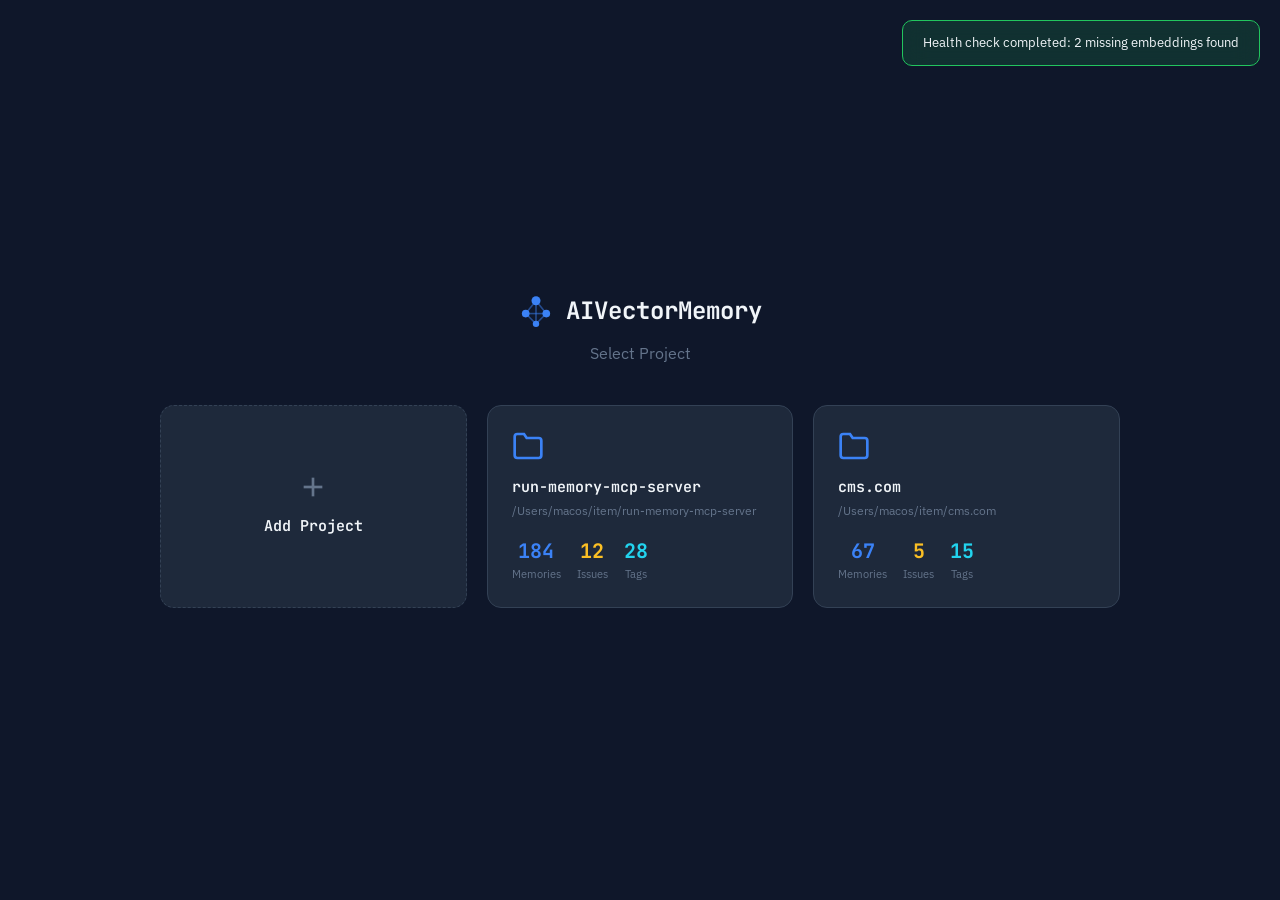
<file: docs/design/desktop-mockup.html>
<!DOCTYPE html>
<html lang="zh-CN" data-theme="dark">
<head>
<meta charset="UTF-8">
<meta name="viewport" content="width=device-width, initial-scale=1.0">
<title>AIVectorMemory Desktop - Design Mockup</title>
<style>
@import url('https://fonts.googleapis.com/css2?family=IBM+Plex+Sans:wght@300;400;500;600;700&family=JetBrains+Mono:wght@400;500;600;700&display=swap');

/* === Theme Variables === */
:root, [data-theme="dark"] {
  --bg-primary: #0F172A;
  --bg-surface: #1E293B;
  --bg-sidebar: #0B1120;
  --bg-input: #0F172A;
  --bg-hover: rgba(59,130,246,0.06);
  --text-primary: #F1F5F9;
  --text-secondary: #94A3B8;
  --text-muted: #64748B;
  --text-code: #CBD5E1;
  --border: #334155;
  --border-hover: #475569;
  --accent: #3B82F6;
  --accent-hover: #2563EB;
  --accent-bg: rgba(59,130,246,0.1);
  --accent-bg-light: rgba(59,130,246,0.06);
  --success: #22C55E;
  --success-light: #4ADE80;
  --success-bg: rgba(34,197,94,0.15);
  --warning: #F59E0B;
  --warning-light: #FBBF24;
  --warning-bg: rgba(245,158,11,0.15);
  --danger: #EF4444;
  --danger-light: #F87171;
  --danger-bg: rgba(239,68,68,0.15);
  --info: #3B82F6;
  --info-light: #60A5FA;
  --info-bg: rgba(59,130,246,0.15);
  --purple: #8B5CF6;
  --purple-light: #A78BFA;
  --purple-bg: rgba(139,92,246,0.15);
  --cyan: #06B6D4;
  --cyan-light: #22D3EE;
  --shadow: rgba(0,0,0,0.3);
  --modal-overlay: rgba(0,0,0,0.6);
  --tag-bg: rgba(59,130,246,0.12);
  --tag-color: #60A5FA;
  --scrollbar-thumb: #334155;
  --scrollbar-track: transparent;
}

[data-theme="light"] {
  --bg-primary: #F8FAFC;
  --bg-surface: #FFFFFF;
  --bg-sidebar: #F1F5F9;
  --bg-input: #FFFFFF;
  --bg-hover: rgba(59,130,246,0.04);
  --text-primary: #0F172A;
  --text-secondary: #475569;
  --text-muted: #94A3B8;
  --text-code: #334155;
  --border: #E2E8F0;
  --border-hover: #CBD5E1;
  --accent: #2563EB;
  --accent-hover: #1D4ED8;
  --accent-bg: rgba(37,99,235,0.08);
  --accent-bg-light: rgba(37,99,235,0.04);
  --success: #16A34A;
  --success-light: #22C55E;
  --success-bg: rgba(22,163,74,0.1);
  --warning: #D97706;
  --warning-light: #F59E0B;
  --warning-bg: rgba(217,119,6,0.1);
  --danger: #DC2626;
  --danger-light: #EF4444;
  --danger-bg: rgba(220,38,38,0.1);
  --info: #2563EB;
  --info-light: #3B82F6;
  --info-bg: rgba(37,99,235,0.1);
  --purple: #7C3AED;
  --purple-light: #8B5CF6;
  --purple-bg: rgba(124,58,237,0.1);
  --cyan: #0891B2;
  --cyan-light: #06B6D4;
  --shadow: rgba(0,0,0,0.08);
  --modal-overlay: rgba(0,0,0,0.3);
  --tag-bg: rgba(37,99,235,0.08);
  --tag-color: #2563EB;
  --scrollbar-thumb: #CBD5E1;
  --scrollbar-track: transparent;
}

/* === Reset & Base === */
* { margin: 0; padding: 0; box-sizing: border-box; }
body {
  font-family: 'IBM Plex Sans', -apple-system, BlinkMacSystemFont, sans-serif;
  background: var(--bg-primary);
  color: var(--text-primary);
  display: flex;
  height: 100vh;
  overflow: hidden;
  font-size: 14px;
  line-height: 1.5;
  transition: background 0.3s, color 0.3s;
}

::-webkit-scrollbar { width: 6px; }
::-webkit-scrollbar-track { background: var(--scrollbar-track); }
::-webkit-scrollbar-thumb { background: var(--scrollbar-thumb); border-radius: 3px; }

/* === Project Select === */
.project-select { display: none; width: 100%; height: 100%; flex-direction: column; align-items: center; justify-content: center; padding: 40px; background: var(--bg-primary); position: relative; }
.project-select.active { display: flex; }
.project-select__header { text-align: center; margin-bottom: 40px; }
.project-select__logo { display: flex; align-items: center; justify-content: center; gap: 12px; font-family: 'JetBrains Mono', monospace; font-size: 24px; font-weight: 700; color: var(--text-primary); margin-bottom: 12px; }
.project-select__logo svg { width: 36px; height: 36px; }
.project-select__logo .node { fill: var(--accent); }
.project-select__logo .edge { stroke: var(--accent); stroke-width: 1.2; opacity: 0.5; }
.project-select__title { font-size: 16px; color: var(--text-muted); }
.project-grid { display: grid; grid-template-columns: repeat(auto-fill, minmax(240px, 1fr)); gap: 20px; max-width: 960px; width: 100%; }
.project-card { background: var(--bg-surface); border: 1px solid var(--border); border-radius: 14px; padding: 24px; cursor: pointer; transition: all 0.2s; position: relative; animation: fadeInUp 0.3s ease forwards; opacity: 0; }
.project-card:hover { border-color: var(--accent); box-shadow: 0 4px 24px var(--shadow); transform: translateY(-2px); }
@keyframes fadeInUp { from { opacity: 0; transform: translateY(10px); } to { opacity: 1; transform: translateY(0); } }
.project-card--add { border-style: dashed; display: flex; flex-direction: column; align-items: center; justify-content: center; gap: 12px; color: var(--text-muted); }
.project-card--add:hover { color: var(--accent); border-color: var(--accent); }
.project-card__icon { color: var(--accent); margin-bottom: 8px; }
.project-card__icon svg { width: 32px; height: 32px; }
.project-card__name { font-family: 'JetBrains Mono', monospace; font-size: 15px; font-weight: 600; color: var(--text-primary); margin-bottom: 4px; }
.project-card__path { font-size: 12px; color: var(--text-muted); margin-bottom: 16px; word-break: break-all; }
.project-card__stats { display: flex; gap: 16px; }
.project-card__stat { text-align: center; }
.project-card__stat-num { font-family: 'JetBrains Mono', monospace; font-size: 20px; font-weight: 700; }
.project-card__stat-num--blue { color: var(--accent); }
.project-card__stat-num--amber { color: var(--warning-light); }
.project-card__stat-num--cyan { color: var(--cyan-light); }
.project-card__stat-label { font-size: 11px; color: var(--text-muted); }
.project-card__delete { position: absolute; top: 12px; right: 12px; background: none; border: none; color: var(--text-muted); cursor: pointer; padding: 4px; border-radius: 6px; opacity: 0; transition: all 0.15s; }
.project-card:hover .project-card__delete { opacity: 1; }
.project-card__delete:hover { background: var(--danger-bg); color: var(--danger-light); }

/* === App Layout === */
#app { display: none; width: 100%; height: 100%; }
#app.active { display: flex; }

/* === Sidebar === */
.sidebar { width: 240px; background: var(--bg-sidebar); flex-shrink: 0; display: flex; flex-direction: column; border-right: 1px solid var(--border); transition: background 0.3s; }
.logo { padding: 20px 24px; display: flex; align-items: center; gap: 10px; font-family: 'JetBrains Mono', monospace; font-size: 17px; font-weight: 700; color: var(--text-primary); border-bottom: 1px solid var(--border); }
.logo-icon { width: 28px; height: 28px; }
.logo-icon .node { fill: var(--accent); }
.logo-icon .edge { stroke: var(--accent); stroke-width: 1.2; opacity: 0.5; }
.sidebar-project-info { display: flex; align-items: center; gap: 8px; padding: 12px 24px; cursor: pointer; color: var(--text-secondary); border-bottom: 1px solid var(--border); font-size: 13px; transition: all 0.15s; }
.sidebar-project-info:hover { background: var(--bg-hover); color: var(--accent); }
.sidebar-project-info svg { width: 16px; height: 16px; flex-shrink: 0; }
.nav-list { list-style: none; padding: 12px 0; flex: 1; overflow-y: auto; }
.nav-item { padding: 10px 24px; cursor: pointer; transition: all 0.15s; font-size: 13px; color: var(--text-secondary); display: flex; align-items: center; gap: 10px; border-left: 3px solid transparent; }
.nav-icon { width: 18px; height: 18px; flex-shrink: 0; }
.nav-item:hover { background: var(--bg-hover); color: var(--text-primary); }
.nav-item.active { background: var(--accent-bg); color: var(--text-primary); border-left-color: var(--accent); font-weight: 500; }
.nav-divider { height: 1px; background: var(--border); margin: 8px 24px; }

/* === Sidebar Bottom === */
.sidebar-bottom { padding: 12px 16px; border-top: 1px solid var(--border); display: flex; flex-direction: column; gap: 8px; }
.sidebar-btn { display: flex; align-items: center; gap: 8px; padding: 8px 12px; border: 1px solid var(--border); border-radius: 8px; background: var(--bg-surface); color: var(--text-secondary); cursor: pointer; font-size: 12px; font-family: inherit; transition: all 0.15s; }
.sidebar-btn:hover { border-color: var(--accent); color: var(--accent); }
.sidebar-btn.running { border-color: var(--success); color: var(--success-light); }
.sidebar-btn svg { width: 16px; height: 16px; }
.theme-toggle { display: flex; align-items: center; justify-content: space-between; padding: 8px 12px; font-size: 12px; color: var(--text-muted); }
.theme-toggle__btns { display: flex; gap: 2px; background: var(--bg-primary); border-radius: 6px; padding: 2px; }
.theme-toggle__btn { padding: 4px 8px; border: none; background: transparent; color: var(--text-muted); cursor: pointer; border-radius: 4px; font-size: 14px; transition: all 0.15s; }
.theme-toggle__btn.active { background: var(--accent); color: #fff; }

/* === Content === */
.content { flex: 1; padding: 28px 32px; overflow-y: auto; background: var(--bg-primary); display: flex; flex-direction: column; position: relative; transition: background 0.3s; }
.tab-panel { display: none; }
.tab-panel.active { display: block; }

/* === Page Header === */
.page-header { display: flex; align-items: baseline; gap: 12px; margin-bottom: 24px; }
.page-title { font-family: 'JetBrains Mono', monospace; font-size: 20px; font-weight: 700; color: var(--text-primary); }
.page-count { font-size: 13px; color: var(--text-muted); }

/* === Stats Grid === */
.stats-grid { display: grid; grid-template-columns: repeat(6, 1fr); gap: 16px; }
.mini-card { background: var(--bg-surface); border-radius: 12px; padding: 20px; border: 1px solid var(--border); transition: all 0.2s; cursor: pointer; text-align: center; }
.mini-card:hover { border-color: var(--border-hover); box-shadow: 0 4px 24px var(--shadow); }
.mini-card__label { font-family: 'JetBrains Mono', monospace; font-size: 11px; font-weight: 600; text-transform: uppercase; letter-spacing: 0.5px; color: var(--text-muted); margin-bottom: 12px; }
.mini-card__number { font-family: 'JetBrains Mono', monospace; font-size: 32px; font-weight: 700; line-height: 1; }
.mini-card--blue .mini-card__number { color: var(--accent); }
.mini-card--cyan .mini-card__number { color: var(--cyan-light); }
.mini-card--warning .mini-card__number { color: var(--warning-light); }
.mini-card--info .mini-card__number { color: var(--info-light); }
.mini-card--success .mini-card__number { color: var(--success-light); }
.mini-card--muted .mini-card__number { color: var(--text-muted); }

/* === Block Alert === */
.block-alert { background: var(--bg-surface); border: 1px solid var(--danger); border-radius: 12px; padding: 20px 24px; margin-bottom: 16px; cursor: pointer; transition: all 0.2s; }
.block-alert:hover { box-shadow: 0 2px 12px var(--shadow); }
.block-alert__header { display: flex; align-items: center; gap: 10px; margin-bottom: 10px; }
.block-alert__dot { width: 10px; height: 10px; border-radius: 50%; background: var(--danger); flex-shrink: 0; animation: pulse 2s infinite; }
@keyframes pulse { 0%, 100% { opacity: 1; } 50% { opacity: 0.5; } }
.block-alert__title { font-family: 'JetBrains Mono', monospace; font-size: 12px; font-weight: 700; text-transform: uppercase; letter-spacing: 0.5px; color: var(--danger-light); }
.block-alert__reason { font-size: 15px; color: var(--text-primary); }
.block-alert__task { font-size: 13px; color: var(--text-secondary); margin-top: 8px; }
.block-alert__label { font-family: 'JetBrains Mono', monospace; font-size: 11px; font-weight: 600; color: var(--text-muted); margin-right: 8px; }
.block-alert--ok { border-color: var(--success); }
.block-alert--ok .block-alert__dot { background: var(--success); animation: none; }
.block-alert--ok .block-alert__title { color: var(--success-light); }

/* === Vector Network Placeholder === */
.vector-network { margin-top: 20px; background: var(--bg-surface); border-radius: 12px; border: 1px solid var(--border); padding: 20px 24px; flex: 1; display: flex; flex-direction: column; min-height: 300px; }
.vector-network__header { display: flex; justify-content: space-between; align-items: center; margin-bottom: 16px; }
.vector-network__label { font-family: 'JetBrains Mono', monospace; font-size: 12px; font-weight: 600; text-transform: uppercase; letter-spacing: 0.8px; color: var(--text-muted); }
.vector-network__sub { font-size: 12px; color: var(--text-muted); margin-left: 12px; }
.vector-network__more { font-size: 12px; color: var(--info-light); cursor: pointer; }
.vector-network__canvas { flex: 1; display: flex; align-items: center; justify-content: center; color: var(--text-muted); font-size: 13px; }

/* === Toolbar === */
.toolbar { display: flex; gap: 12px; margin-bottom: 20px; align-items: center; flex-wrap: wrap; }
.toolbar-right { margin-left: auto; display: flex; gap: 8px; }
.toolbar-group { display: flex; gap: 6px; }
.search-box { position: relative; flex: 1; max-width: 360px; }
.search-icon { position: absolute; left: 12px; top: 50%; transform: translateY(-50%); width: 16px; height: 16px; color: var(--text-muted); }
.search-input { width: 100%; padding: 9px 12px 9px 36px; border: 1px solid var(--border); border-radius: 8px; font-size: 13px; color: var(--text-primary); background: var(--bg-input); transition: all 0.15s; font-family: inherit; }
.search-input:focus { outline: none; border-color: var(--accent); box-shadow: 0 0 0 3px rgba(59,130,246,0.15); }
.search-input::placeholder { color: var(--text-muted); }
.filter-select { padding: 9px 12px; border: 1px solid var(--border); border-radius: 8px; font-size: 13px; color: var(--text-primary); background: var(--bg-input); font-family: inherit; }

/* === Cards === */
.card-list { display: flex; flex-direction: column; gap: 12px; }
.memory-card { background: var(--bg-surface); border-radius: 10px; padding: 18px 20px; border: 1px solid var(--border); transition: all 0.15s; cursor: pointer; }
.memory-card:hover { border-color: var(--border-hover); box-shadow: 0 2px 12px var(--shadow); }
.memory-card__header { display: flex; justify-content: space-between; align-items: center; margin-bottom: 10px; }
.memory-card__header-left { display: flex; align-items: center; gap: 8px; flex-wrap: wrap; flex: 1; }
.memory-card__id { font-family: 'JetBrains Mono', monospace; font-size: 12px; color: var(--text-muted); background: rgba(51,65,85,0.3); padding: 2px 8px; border-radius: 4px; }
.memory-card__tags { display: flex; gap: 6px; flex-wrap: wrap; }
.tag { background: var(--tag-bg); color: var(--tag-color); padding: 2px 10px; border-radius: 20px; font-size: 11px; font-weight: 500; }
.memory-card__time { font-family: 'JetBrains Mono', monospace; font-size: 12px; color: var(--text-muted); }
.memory-card__content { font-size: 13px; line-height: 1.7; color: var(--text-code); white-space: pre-wrap; display: -webkit-box; -webkit-line-clamp: 3; -webkit-box-orient: vertical; overflow: hidden; }
.memory-card__actions { display: flex; gap: 4px; }

/* === Buttons === */
.btn { padding: 8px 16px; border: none; border-radius: 8px; cursor: pointer; font-size: 13px; font-weight: 500; font-family: inherit; transition: all 0.15s; display: inline-flex; align-items: center; gap: 6px; }
.btn--primary { background: var(--accent-hover); color: #fff; }
.btn--primary:hover { background: var(--accent); }
.btn--secondary { background: var(--bg-surface); color: var(--text-code); border: 1px solid var(--border); }
.btn--secondary:hover { border-color: var(--border-hover); }
.btn--ghost { background: transparent; color: var(--info-light); padding: 4px 10px; }
.btn--ghost:hover { background: var(--accent-bg); }
.btn--ghost-danger { background: transparent; color: var(--danger-light); padding: 4px 10px; }
.btn--ghost-danger:hover { background: var(--danger-bg); }
.btn--outline { background: transparent; border: 1px solid var(--border); color: var(--text-code); padding: 6px 12px; }
.btn--outline:hover { border-color: var(--accent); color: var(--accent); }
.btn--sm { padding: 5px 12px; font-size: 12px; }
.btn--danger { background: var(--danger); color: #fff; }
.btn--danger:hover { background: var(--danger-light); }

/* === Badge === */
.badge { display: inline-flex; align-items: center; padding: 3px 10px; border-radius: 20px; font-size: 11px; font-weight: 600; }
.badge--warning { background: var(--warning-bg); color: var(--warning-light); }
.badge--info { background: var(--info-bg); color: var(--info-light); }
.badge--success { background: var(--success-bg); color: var(--success-light); }
.badge--muted { background: rgba(148,163,184,0.1); color: var(--text-muted); }

/* === Issue Card === */
.issue-card { background: var(--bg-surface); border-radius: 10px; padding: 18px 20px; border: 1px solid var(--border); transition: all 0.15s; cursor: pointer; }
.issue-card:hover { border-color: var(--border-hover); box-shadow: 0 2px 12px var(--shadow); }
.issue-card__header { display: flex; justify-content: space-between; align-items: flex-start; }
.issue-card__title { font-size: 14px; font-weight: 600; color: var(--text-primary); display: flex; align-items: center; gap: 8px; }
.issue-card__number { font-family: 'JetBrains Mono', monospace; color: var(--text-muted); font-weight: 500; font-size: 13px; }
.issue-card__meta { font-family: 'JetBrains Mono', monospace; font-size: 12px; color: var(--text-muted); margin-top: 10px; }
.issue-card__actions { display: flex; gap: 4px; }

/* === Task Groups === */
.task-group { background: var(--bg-surface); border: 1px solid var(--border); border-radius: 12px; margin-bottom: 12px; overflow: hidden; }
.task-group-header { display: flex; align-items: center; justify-content: space-between; padding: 14px 20px; cursor: pointer; transition: background 0.15s; }
.task-group-header:hover { background: var(--bg-hover); }
.task-group-toggle { font-size: 10px; color: var(--text-muted); margin-right: 8px; transition: transform 0.2s; }
.task-group-header.collapsed .task-group-toggle { transform: rotate(-90deg); }
.task-group-title { font-family: 'JetBrains Mono', monospace; font-size: 14px; font-weight: 600; color: var(--text-primary); }
.task-group-progress { font-family: 'JetBrains Mono', monospace; font-size: 12px; color: var(--text-muted); margin-left: auto; margin-right: 12px; }
.task-group-items { border-top: 1px solid var(--border); }
.task-item { display: flex; align-items: center; gap: 10px; padding: 10px 20px; border-bottom: 1px solid var(--border); font-size: 13px; }
.task-item:last-child { border-bottom: none; }
.task-checkbox { cursor: pointer; font-size: 16px; color: var(--text-muted); }
.task-item.done .task-title { text-decoration: line-through; color: var(--text-muted); }
.task-status-badge { font-size: 11px; padding: 2px 8px; border-radius: 10px; margin-left: auto; }
.task-status--pending { background: var(--warning-bg); color: var(--warning-light); }
.task-status--done { background: var(--success-bg); color: var(--success-light); }
.task-status--progress { background: var(--info-bg); color: var(--info-light); }

/* === Tags Table === */
.tag-table { width: 100%; border-collapse: collapse; }
.tag-table th { text-align: left; padding: 10px 16px; font-family: 'JetBrains Mono', monospace; font-size: 11px; text-transform: uppercase; letter-spacing: 0.5px; color: var(--text-muted); border-bottom: 1px solid var(--border); font-weight: 600; }
.tag-table td { padding: 12px 16px; border-bottom: 1px solid var(--border); font-size: 13px; color: var(--text-primary); }
.tag-table tr:hover { background: var(--bg-hover); }
.tag-table .tag-count { font-family: 'JetBrains Mono', monospace; font-weight: 600; color: var(--accent); font-size: 13px; }
.batch-bar { display: flex; align-items: center; gap: 12px; padding: 10px 16px; background: var(--accent-bg); border: 1px solid var(--accent); border-radius: 10px; margin-bottom: 16px; }
.batch-bar__info { font-size: 13px; color: var(--text-primary); }

/* === Status Panel === */
.status-panel { background: var(--bg-surface); border-radius: 12px; padding: 24px; border: 1px solid var(--border); }
.status-grid { display: grid; grid-template-columns: repeat(2, 1fr); gap: 20px; margin-bottom: 24px; padding-bottom: 20px; border-bottom: 1px solid var(--border); }
.status-item__label { font-family: 'JetBrains Mono', monospace; font-size: 11px; font-weight: 600; text-transform: uppercase; letter-spacing: 0.5px; color: var(--text-muted); margin-bottom: 6px; }
.status-item__value { font-size: 14px; color: var(--text-primary); display: flex; align-items: center; gap: 8px; }
.status-dot { width: 8px; height: 8px; border-radius: 50%; }
.status-dot--ok { background: var(--success); }
.status-dot--blocked { background: var(--danger); animation: pulse 2s infinite; }
.status-section { margin-bottom: 20px; }
.status-section__title { font-family: 'JetBrains Mono', monospace; font-size: 12px; font-weight: 600; text-transform: uppercase; letter-spacing: 0.5px; color: var(--text-muted); margin-bottom: 10px; }
.status-section__item { font-size: 13px; color: var(--text-code); line-height: 1.5; padding: 2px 0; }
.status-edit-btn { background: none; border: none; color: var(--info-light); cursor: pointer; font-size: 12px; margin-left: 8px; padding: 2px 6px; border-radius: 4px; }
.status-edit-btn:hover { background: var(--accent-bg); }

/* === Maintenance Page === */
.maint-section { background: var(--bg-surface); border: 1px solid var(--border); border-radius: 12px; padding: 24px; margin-bottom: 20px; }
.maint-section__title { font-family: 'JetBrains Mono', monospace; font-size: 14px; font-weight: 600; color: var(--text-primary); margin-bottom: 16px; display: flex; align-items: center; gap: 8px; }
.maint-section__title svg { width: 18px; height: 18px; color: var(--accent); }
.maint-stats { display: grid; grid-template-columns: repeat(3, 1fr); gap: 12px; margin-bottom: 16px; }
.maint-stat { padding: 12px 16px; background: var(--bg-primary); border-radius: 8px; border: 1px solid var(--border); }
.maint-stat__label { font-size: 11px; color: var(--text-muted); margin-bottom: 4px; }
.maint-stat__value { font-family: 'JetBrains Mono', monospace; font-size: 18px; font-weight: 700; color: var(--text-primary); }
.maint-stat__sub { font-size: 11px; color: var(--text-muted); }
.health-item { display: flex; align-items: center; gap: 10px; padding: 8px 0; font-size: 13px; }
.health-dot { width: 8px; height: 8px; border-radius: 50%; flex-shrink: 0; }
.health-dot--ok { background: var(--success); }
.health-dot--warn { background: var(--warning); }
.health-dot--error { background: var(--danger); }
.progress-bar { width: 100%; height: 8px; background: var(--bg-primary); border-radius: 4px; overflow: hidden; margin-top: 12px; }
.progress-bar__fill { height: 100%; background: var(--accent); border-radius: 4px; transition: width 0.3s; }
.progress-text { font-family: 'JetBrains Mono', monospace; font-size: 12px; color: var(--text-muted); margin-top: 6px; }
.backup-list { list-style: none; }
.backup-list li { display: flex; align-items: center; justify-content: space-between; padding: 8px 12px; border-bottom: 1px solid var(--border); font-size: 13px; }
.backup-list li:last-child { border-bottom: none; }

/* === Settings Page === */
.settings-group { background: var(--bg-surface); border: 1px solid var(--border); border-radius: 12px; margin-bottom: 20px; overflow: hidden; }
.settings-group__title { font-family: 'JetBrains Mono', monospace; font-size: 12px; font-weight: 600; text-transform: uppercase; letter-spacing: 0.5px; color: var(--text-muted); padding: 16px 20px 8px; }
.settings-row { display: flex; align-items: center; justify-content: space-between; padding: 14px 20px; border-bottom: 1px solid var(--border); }
.settings-row:last-child { border-bottom: none; }
.settings-row__label { font-size: 14px; color: var(--text-primary); }
.settings-row__desc { font-size: 12px; color: var(--text-muted); margin-top: 2px; }
.settings-row__control { display: flex; align-items: center; gap: 8px; }
.settings-select { padding: 6px 12px; border: 1px solid var(--border); border-radius: 6px; font-size: 13px; color: var(--text-primary); background: var(--bg-input); font-family: inherit; }
.settings-input { padding: 6px 12px; border: 1px solid var(--border); border-radius: 6px; font-size: 13px; color: var(--text-primary); background: var(--bg-input); font-family: 'JetBrains Mono', monospace; width: 300px; }
.toggle-switch { position: relative; width: 44px; height: 24px; cursor: pointer; }
.toggle-switch input { display: none; }
.toggle-track { position: absolute; inset: 0; background: var(--border); border-radius: 12px; transition: background 0.2s; }
.toggle-switch input:checked + .toggle-track { background: var(--accent); }
.toggle-knob { position: absolute; top: 2px; left: 2px; width: 20px; height: 20px; background: #fff; border-radius: 50%; transition: transform 0.2s; }
.toggle-switch input:checked ~ .toggle-knob { transform: translateX(20px); }
.about-info { padding: 16px 20px; font-size: 13px; color: var(--text-secondary); line-height: 1.8; }
.about-info a { color: var(--accent); text-decoration: none; }

/* === Pager === */
.pager { display: flex; align-items: center; gap: 6px; margin-top: 20px; padding-top: 16px; border-top: 1px solid var(--border); }
.pager__info { font-family: 'JetBrains Mono', monospace; font-size: 12px; color: var(--text-muted); margin-right: 8px; }
.pager__btn { padding: 6px 12px; border: 1px solid var(--border); border-radius: 6px; background: var(--bg-input); cursor: pointer; font-size: 13px; color: var(--text-secondary); font-family: inherit; transition: all 0.15s; }
.pager__btn:hover { border-color: var(--accent); color: var(--accent); }
.pager__btn--active { background: var(--accent-hover); color: #fff; border-color: var(--accent-hover); }

/* === Toast === */
.toast-container { position: fixed; top: 20px; right: 20px; z-index: 200; }
.toast { padding: 12px 20px; border-radius: 10px; font-size: 13px; color: var(--text-primary); margin-bottom: 8px; backdrop-filter: blur(12px); border: 1px solid; animation: toastIn 0.3s ease; }
.toast--success { background: var(--success-bg); border-color: var(--success); }
.toast--warning { background: var(--warning-bg); border-color: var(--warning); }
.toast--error { background: var(--danger-bg); border-color: var(--danger); }
@keyframes toastIn { from { opacity: 0; transform: translateX(20px); } to { opacity: 1; transform: translateX(0); } }

/* === Empty State === */
.empty-state { text-align: center; padding: 60px 40px; color: var(--text-muted); }
.empty-state__icon { font-size: 48px; margin-bottom: 16px; opacity: 0.3; }
.empty-state__text { font-size: 14px; }

/* === Responsive === */
@media (max-width: 1200px) { .stats-grid { grid-template-columns: repeat(3, 1fr); } }
@media (max-width: 800px) { .stats-grid { grid-template-columns: repeat(2, 1fr); } .sidebar { width: 200px; } }
</style>
</head>
<body>

<!-- ==================== PROJECT SELECT PAGE ==================== -->
<div id="project-select" class="project-select active">
  <div class="project-select__header">
    <div class="project-select__logo">
      <svg viewBox="0 0 28 28" fill="none">
        <line class="edge" x1="14" y1="6" x2="6" y2="16"/><line class="edge" x1="14" y1="6" x2="22" y2="16"/>
        <line class="edge" x1="6" y1="16" x2="22" y2="16"/><line class="edge" x1="14" y1="6" x2="14" y2="24"/>
        <line class="edge" x1="6" y1="16" x2="14" y2="24"/><line class="edge" x1="22" y1="16" x2="14" y2="24"/>
        <circle class="node" cx="14" cy="6" r="3.5"/><circle class="node" cx="6" cy="16" r="3"/>
        <circle class="node" cx="22" cy="16" r="3"/><circle class="node" cx="14" cy="24" r="2.5"/>
      </svg>
      <span>AIVectorMemory</span>
    </div>
    <div class="project-select__title">Select Project</div>
  </div>
  <div class="project-grid">
    <div class="project-card project-card--add" onclick="enterProject()">
      <svg width="32" height="32" viewBox="0 0 24 24" fill="none" stroke="currentColor" stroke-width="2"><line x1="12" y1="5" x2="12" y2="19"/><line x1="5" y1="12" x2="19" y2="12"/></svg>
      <div class="project-card__name">Add Project</div>
    </div>
    <div class="project-card" style="animation-delay:0.05s" onclick="enterProject()">
      <button class="project-card__delete"><svg width="14" height="14" viewBox="0 0 24 24" fill="none" stroke="currentColor" stroke-width="2"><polyline points="3 6 5 6 21 6"/><path d="M19 6v14a2 2 0 01-2 2H7a2 2 0 01-2-2V6m3 0V4a2 2 0 012-2h4a2 2 0 012 2v2"/></svg></button>
      <div class="project-card__icon"><svg viewBox="0 0 24 24" fill="none" stroke="currentColor" stroke-width="2"><path d="M22 19a2 2 0 0 1-2 2H4a2 2 0 0 1-2-2V5a2 2 0 0 1 2-2h5l2 3h9a2 2 0 0 1 2 2z"/></svg></div>
      <div class="project-card__name">run-memory-mcp-server</div>
      <div class="project-card__path">/Users/macos/item/run-memory-mcp-server</div>
      <div class="project-card__stats">
        <div class="project-card__stat"><div class="project-card__stat-num project-card__stat-num--blue">184</div><div class="project-card__stat-label">Memories</div></div>
        <div class="project-card__stat"><div class="project-card__stat-num project-card__stat-num--amber">12</div><div class="project-card__stat-label">Issues</div></div>
        <div class="project-card__stat"><div class="project-card__stat-num project-card__stat-num--cyan">28</div><div class="project-card__stat-label">Tags</div></div>
      </div>
    </div>
    <div class="project-card" style="animation-delay:0.1s" onclick="enterProject()">
      <button class="project-card__delete"><svg width="14" height="14" viewBox="0 0 24 24" fill="none" stroke="currentColor" stroke-width="2"><polyline points="3 6 5 6 21 6"/><path d="M19 6v14a2 2 0 01-2 2H7a2 2 0 01-2-2V6m3 0V4a2 2 0 012-2h4a2 2 0 012 2v2"/></svg></button>
      <div class="project-card__icon"><svg viewBox="0 0 24 24" fill="none" stroke="currentColor" stroke-width="2"><path d="M22 19a2 2 0 0 1-2 2H4a2 2 0 0 1-2-2V5a2 2 0 0 1 2-2h5l2 3h9a2 2 0 0 1 2 2z"/></svg></div>
      <div class="project-card__name">cms.com</div>
      <div class="project-card__path">/Users/macos/item/cms.com</div>
      <div class="project-card__stats">
        <div class="project-card__stat"><div class="project-card__stat-num project-card__stat-num--blue">67</div><div class="project-card__stat-label">Memories</div></div>
        <div class="project-card__stat"><div class="project-card__stat-num project-card__stat-num--amber">5</div><div class="project-card__stat-label">Issues</div></div>
        <div class="project-card__stat"><div class="project-card__stat-num project-card__stat-num--cyan">15</div><div class="project-card__stat-label">Tags</div></div>
      </div>
    </div>
  </div>
</div>

<!-- ==================== MAIN APP ==================== -->
<div id="app">
  <nav class="sidebar">
    <div class="logo">
      <svg class="logo-icon" viewBox="0 0 28 28" fill="none">
        <line class="edge" x1="14" y1="6" x2="6" y2="16"/><line class="edge" x1="14" y1="6" x2="22" y2="16"/>
        <line class="edge" x1="6" y1="16" x2="22" y2="16"/><line class="edge" x1="14" y1="6" x2="14" y2="24"/>
        <line class="edge" x1="6" y1="16" x2="14" y2="24"/><line class="edge" x1="22" y1="16" x2="14" y2="24"/>
        <circle class="node" cx="14" cy="6" r="3.5"/><circle class="node" cx="6" cy="16" r="3"/>
        <circle class="node" cx="22" cy="16" r="3"/><circle class="node" cx="14" cy="24" r="2.5"/>
      </svg>
      <span>AIVectorMemory</span>
    </div>
    <div class="sidebar-project-info" onclick="exitProject()">
      <svg viewBox="0 0 24 24" fill="none" stroke="currentColor" stroke-width="2"><polyline points="15 18 9 12 15 6"/></svg>
      <span>run-memory-mcp-server</span>
    </div>
    <ul class="nav-list">
      <li class="nav-item active" data-tab="stats" onclick="switchTab('stats',this)">
        <svg class="nav-icon" viewBox="0 0 24 24" fill="none" stroke="currentColor" stroke-width="2"><rect x="3" y="3" width="7" height="7"/><rect x="14" y="3" width="7" height="7"/><rect x="3" y="14" width="7" height="7"/><rect x="14" y="14" width="7" height="7"/></svg>
        <span>Stats</span>
      </li>
      <li class="nav-item" data-tab="status" onclick="switchTab('status',this)">
        <svg class="nav-icon" viewBox="0 0 24 24" fill="none" stroke="currentColor" stroke-width="2"><polyline points="22 12 18 12 15 21 9 3 6 12 2 12"/></svg>
        <span>Session Status</span>
      </li>
      <li class="nav-item" data-tab="issues" onclick="switchTab('issues',this)">
        <svg class="nav-icon" viewBox="0 0 24 24" fill="none" stroke="currentColor" stroke-width="2"><circle cx="12" cy="12" r="10"/><line x1="12" y1="8" x2="12" y2="12"/><line x1="12" y1="16" x2="12.01" y2="16"/></svg>
        <span>Issues</span>
      </li>
      <li class="nav-item" data-tab="tasks" onclick="switchTab('tasks',this)">
        <svg class="nav-icon" viewBox="0 0 24 24" fill="none" stroke="currentColor" stroke-width="2"><path d="M9 11l3 3L22 4"/><path d="M21 12v7a2 2 0 0 1-2 2H5a2 2 0 0 1-2-2V5a2 2 0 0 1 2-2h11"/></svg>
        <span>Tasks</span>
      </li>
      <li class="nav-item" data-tab="memories" onclick="switchTab('memories',this)">
        <svg class="nav-icon" viewBox="0 0 24 24" fill="none" stroke="currentColor" stroke-width="2"><path d="M22 19a2 2 0 0 1-2 2H4a2 2 0 0 1-2-2V5a2 2 0 0 1 2-2h5l2 3h9a2 2 0 0 1 2 2z"/></svg>
        <span>Project Memories</span>
      </li>
      <li class="nav-item" data-tab="user-memories" onclick="switchTab('user-memories',this)">
        <svg class="nav-icon" viewBox="0 0 24 24" fill="none" stroke="currentColor" stroke-width="2"><path d="M20 21v-2a4 4 0 0 0-4-4H8a4 4 0 0 0-4 4v2"/><circle cx="12" cy="7" r="4"/></svg>
        <span>Global Memories</span>
      </li>
      <li class="nav-item" data-tab="tags" onclick="switchTab('tags',this)">
        <svg class="nav-icon" viewBox="0 0 24 24" fill="none" stroke="currentColor" stroke-width="2"><path d="M20.59 13.41l-7.17 7.17a2 2 0 0 1-2.83 0L2 12V2h10l8.59 8.59a2 2 0 0 1 0 2.82z"/><line x1="7" y1="7" x2="7.01" y2="7"/></svg>
        <span>Tags</span>
      </li>
      <li class="nav-divider"></li>
      <li class="nav-item" data-tab="maintenance" onclick="switchTab('maintenance',this)">
        <svg class="nav-icon" viewBox="0 0 24 24" fill="none" stroke="currentColor" stroke-width="2"><path d="M14.7 6.3a1 1 0 0 0 0 1.4l1.6 1.6a1 1 0 0 0 1.4 0l3.77-3.77a6 6 0 0 1-7.94 7.94l-6.91 6.91a2.12 2.12 0 0 1-3-3l6.91-6.91a6 6 0 0 1 7.94-7.94l-3.76 3.76z"/></svg>
        <span>Maintenance</span>
      </li>
      <li class="nav-item" data-tab="settings" onclick="switchTab('settings',this)">
        <svg class="nav-icon" viewBox="0 0 24 24" fill="none" stroke="currentColor" stroke-width="2"><circle cx="12" cy="12" r="3"/><path d="M19.4 15a1.65 1.65 0 0 0 .33 1.82l.06.06a2 2 0 0 1 0 2.83 2 2 0 0 1-2.83 0l-.06-.06a1.65 1.65 0 0 0-1.82-.33 1.65 1.65 0 0 0-1 1.51V21a2 2 0 0 1-2 2 2 2 0 0 1-2-2v-.09A1.65 1.65 0 0 0 9 19.4a1.65 1.65 0 0 0-1.82.33l-.06.06a2 2 0 0 1-2.83 0 2 2 0 0 1 0-2.83l.06-.06A1.65 1.65 0 0 0 4.68 15a1.65 1.65 0 0 0-1.51-1H3a2 2 0 0 1-2-2 2 2 0 0 1 2-2h.09A1.65 1.65 0 0 0 4.6 9a1.65 1.65 0 0 0-.33-1.82l-.06-.06a2 2 0 0 1 0-2.83 2 2 0 0 1 2.83 0l.06.06A1.65 1.65 0 0 0 9 4.68a1.65 1.65 0 0 0 1-1.51V3a2 2 0 0 1 2-2 2 2 0 0 1 2 2v.09a1.65 1.65 0 0 0 1 1.51 1.65 1.65 0 0 0 1.82-.33l.06-.06a2 2 0 0 1 2.83 0 2 2 0 0 1 0 2.83l-.06.06a1.65 1.65 0 0 0-.33 1.82V9a1.65 1.65 0 0 0 1.51 1H21a2 2 0 0 1 2 2 2 2 0 0 1-2 2h-.09a1.65 1.65 0 0 0-1.51 1z"/></svg>
        <span>Settings</span>
      </li>
    </ul>
    <div class="sidebar-bottom">
      <button class="sidebar-btn" id="web-btn" onclick="this.classList.toggle('running')">
        <svg viewBox="0 0 24 24" fill="none" stroke="currentColor" stroke-width="2"><circle cx="12" cy="12" r="10"/><line x1="2" y1="12" x2="22" y2="12"/><path d="M12 2a15.3 15.3 0 0 1 4 10 15.3 15.3 0 0 1-4 10 15.3 15.3 0 0 1-4-10 15.3 15.3 0 0 1 4-10z"/></svg>
        <span>Web Dashboard</span>
      </button>
      <div class="theme-toggle">
        <span>Theme</span>
        <div class="theme-toggle__btns">
          <button class="theme-toggle__btn" onclick="setTheme('light')" title="Light">&#9788;</button>
          <button class="theme-toggle__btn active" onclick="setTheme('dark')" title="Dark">&#9790;</button>
          <button class="theme-toggle__btn" onclick="setTheme('system')" title="System">&#9881;</button>
        </div>
      </div>
    </div>
  </nav>
  <main class="content">
    <!-- ===== STATS TAB ===== -->
    <section id="tab-stats" class="tab-panel active">
      <div class="page-header"><h2 class="page-title">Stats Overview</h2></div>
      <div class="block-alert block-alert--ok">
        <div class="block-alert__header">
          <span class="block-alert__dot"></span>
          <span class="block-alert__title">Normal</span>
        </div>
        <div class="block-alert__task"><span class="block-alert__label">Current Task</span>Desktop app requirements review</div>
      </div>
      <div class="stats-grid">
        <div class="mini-card mini-card--blue"><div class="mini-card__label">Project Memories</div><div class="mini-card__number">184</div></div>
        <div class="mini-card mini-card--cyan"><div class="mini-card__label">Global Memories</div><div class="mini-card__number">23</div></div>
        <div class="mini-card mini-card--warning"><div class="mini-card__label">Pending</div><div class="mini-card__number">3</div></div>
        <div class="mini-card mini-card--info"><div class="mini-card__label">In Progress</div><div class="mini-card__number">1</div></div>
        <div class="mini-card mini-card--success"><div class="mini-card__label">Completed</div><div class="mini-card__number">8</div></div>
        <div class="mini-card mini-card--muted"><div class="mini-card__label">Archived</div><div class="mini-card__number">45</div></div>
      </div>
      <div class="vector-network">
        <div class="vector-network__header">
          <div>
            <span class="vector-network__label">Vector Network</span>
            <span class="vector-network__sub">28 tags</span>
          </div>
          <a class="vector-network__more">Show All &rarr;</a>
        </div>
        <div class="vector-network__canvas">3D Tag Cloud Visualization (interactive SVG sphere)</div>
      </div>
    </section>

    <!-- ===== STATUS TAB ===== -->
    <section id="tab-status" class="tab-panel">
      <div class="page-header"><h2 class="page-title">Session Status</h2></div>
      <div class="status-panel">
        <div class="status-grid">
          <div>
            <div class="status-item__label">Blocked</div>
            <div class="status-item__value"><span class="status-dot status-dot--ok"></span>No<button class="status-edit-btn">Edit</button></div>
          </div>
          <div>
            <div class="status-item__label">Current Task</div>
            <div class="status-item__value">Desktop app requirements review<button class="status-edit-btn">Edit</button></div>
          </div>
          <div>
            <div class="status-item__label">Next Step</div>
            <div class="status-item__value">Create design document<button class="status-edit-btn">Edit</button></div>
          </div>
          <div>
            <div class="status-item__label">Updated At</div>
            <div class="status-item__value">2026-03-07 14:30:22</div>
          </div>
        </div>
        <div class="status-section">
          <div class="status-section__title">Progress</div>
          <div class="status-section__item">&middot; Requirements document completed</div>
          <div class="status-section__item">&middot; Web dashboard feature comparison done</div>
          <div class="status-section__item">&middot; recall bug fix deployed</div>
        </div>
        <div class="status-section">
          <div class="status-section__title">Pending</div>
          <div class="status-section__item">&middot; PyPI v1.0.6 publish</div>
          <div class="status-section__item">&middot; Design document creation</div>
        </div>
      </div>
    </section>

    <!-- ===== ISSUES TAB ===== -->
    <section id="tab-issues" class="tab-panel">
      <div class="page-header"><h2 class="page-title">Issue Tracking</h2></div>
      <div class="toolbar">
        <div class="toolbar-group">
          <input type="date" class="filter-select" value="2026-03-07" style="padding:7px 10px">
          <select class="filter-select">
            <option>All (incl. archived)</option><option>Active</option><option>Pending</option><option>In Progress</option><option>Completed</option><option>Archived</option>
          </select>
        </div>
        <div class="search-box" style="max-width:240px">
          <svg class="search-icon" viewBox="0 0 24 24" fill="none" stroke="currentColor" stroke-width="2"><circle cx="11" cy="11" r="8"/><line x1="21" y1="21" x2="16.65" y2="16.65"/></svg>
          <input type="text" class="search-input" placeholder="Search issues...">
        </div>
        <div class="toolbar-group">
          <button class="btn btn--outline btn--sm">All</button>
          <button class="btn btn--outline btn--sm">Today</button>
          <button class="btn btn--outline btn--sm">Pending</button>
          <button class="btn btn--outline btn--sm">In Progress</button>
        </div>
        <div class="toolbar-right">
          <button class="btn btn--primary btn--sm">+ Add Issue</button>
        </div>
      </div>
      <div class="card-list">
        <div class="issue-card">
          <div class="issue-card__header">
            <div class="issue-card__title"><span class="issue-card__number">#195</span>recall search cannot find stored PyPI token</div>
            <div style="display:flex;align-items:center;gap:8px">
              <span class="badge badge--success">Completed</span>
              <div class="issue-card__actions">
                <button class="btn btn--ghost btn--sm">Edit</button>
                <button class="btn btn--ghost btn--sm" style="color:#FBBF24">Archive</button>
                <button class="btn btn--ghost-danger btn--sm">Delete</button>
              </div>
            </div>
          </div>
          <div class="issue-card__meta">2026-03-07 &middot; Created at 2026-03-07 10:22:15</div>
        </div>
        <div class="issue-card">
          <div class="issue-card__header">
            <div class="issue-card__title"><span class="issue-card__number">#194</span>install.py refactoring - UserPromptSubmit hook</div>
            <div style="display:flex;align-items:center;gap:8px">
              <span class="badge badge--info">In Progress</span>
              <div class="issue-card__actions">
                <button class="btn btn--ghost btn--sm">Edit</button>
                <button class="btn btn--ghost btn--sm" style="color:#FBBF24">Archive</button>
                <button class="btn btn--ghost-danger btn--sm">Delete</button>
              </div>
            </div>
          </div>
          <div class="issue-card__meta">2026-03-07 &middot; Created at 2026-03-06 16:45:30</div>
        </div>
        <div class="issue-card">
          <div class="issue-card__header">
            <div class="issue-card__title"><span class="issue-card__number">#193</span>CC Switch: OpenCode relay configuration failed</div>
            <div style="display:flex;align-items:center;gap:8px">
              <span class="badge badge--warning">Pending</span>
              <div class="issue-card__actions">
                <button class="btn btn--ghost btn--sm">Edit</button>
                <button class="btn btn--ghost btn--sm" style="color:#FBBF24">Archive</button>
                <button class="btn btn--ghost-danger btn--sm">Delete</button>
              </div>
            </div>
          </div>
          <div class="issue-card__meta">2026-03-06 &middot; Created at 2026-03-06 09:12:00</div>
        </div>
      </div>
      <div class="pager">
        <span class="pager__info">Total 12, 1/2 pages</span>
        <button class="pager__btn pager__btn--active">1</button>
        <button class="pager__btn">2</button>
      </div>
    </section>

    <!-- ===== TASKS TAB ===== -->
    <section id="tab-tasks" class="tab-panel">
      <div class="page-header"><h2 class="page-title">Task Management</h2></div>
      <div class="toolbar">
        <select class="filter-select"><option>All Features</option><option>desktop-app</option><option>v1.0.6-upgrade</option></select>
        <select class="filter-select"><option>All Status</option><option>Pending</option><option>In Progress</option><option>Completed</option><option>Archived</option></select>
        <div class="search-box" style="max-width:240px">
          <svg class="search-icon" viewBox="0 0 24 24" fill="none" stroke="currentColor" stroke-width="2"><circle cx="11" cy="11" r="8"/><line x1="21" y1="21" x2="16.65" y2="16.65"/></svg>
          <input type="text" class="search-input" placeholder="Search tasks...">
        </div>
        <div class="toolbar-right"><button class="btn btn--primary btn--sm">+ New Feature Group</button></div>
      </div>
      <div class="task-group">
        <div class="task-group-header">
          <span class="task-group-toggle">&#x25BC;</span>
          <span class="task-group-title">desktop-app</span>
          <span style="font-size:12px;color:var(--text-muted);margin-left:8px">2026-03-07</span>
          <span class="task-group-progress">2/5</span>
          <span class="task-status-badge task-status--progress">In Progress</span>
        </div>
        <div class="task-group-items">
          <div class="task-item done"><span class="task-checkbox">&#9745;</span><span class="task-title">Create requirements document</span><span class="task-status-badge task-status--done">Done</span></div>
          <div class="task-item done"><span class="task-checkbox">&#9745;</span><span class="task-title">Web dashboard feature comparison</span><span class="task-status-badge task-status--done">Done</span></div>
          <div class="task-item"><span class="task-checkbox">&#9744;</span><span class="task-title">Create design document</span><span class="task-status-badge task-status--progress">In Progress</span></div>
          <div class="task-item"><span class="task-checkbox">&#9744;</span><span class="task-title">Create task breakdown</span><span class="task-status-badge task-status--pending">Pending</span></div>
          <div class="task-item"><span class="task-checkbox">&#9744;</span><span class="task-title">Initialize Wails 2 project</span><span class="task-status-badge task-status--pending">Pending</span></div>
        </div>
      </div>
    </section>

    <!-- ===== MEMORIES TAB ===== -->
    <section id="tab-memories" class="tab-panel">
      <div class="page-header">
        <h2 class="page-title">Project Memories</h2>
        <span class="page-count">Total 184 items</span>
      </div>
      <div class="toolbar">
        <div class="search-box">
          <svg class="search-icon" viewBox="0 0 24 24" fill="none" stroke="currentColor" stroke-width="2"><circle cx="11" cy="11" r="8"/><line x1="21" y1="21" x2="16.65" y2="16.65"/></svg>
          <input type="text" class="search-input" placeholder="Search project memories...">
        </div>
        <div class="toolbar-right">
          <button class="btn btn--secondary btn--sm">Export</button>
          <button class="btn btn--secondary btn--sm">Import</button>
        </div>
      </div>
      <div class="card-list">
        <div class="memory-card">
          <div class="memory-card__header">
            <div class="memory-card__header-left">
              <span class="memory-card__id">bcea51ce</span>
              <div class="memory-card__tags"><span class="tag">project-knowledge</span><span class="tag">pypi</span><span class="tag">publish</span></div>
              <span class="memory-card__time">2026-03-03 15:22:10</span>
            </div>
            <div class="memory-card__actions">
              <button class="btn btn--ghost btn--sm">Edit</button>
              <button class="btn btn--ghost-danger btn--sm">Delete</button>
            </div>
          </div>
          <div class="memory-card__content">PyPI publish flow: 1. Bump version in pyproject.toml 2. python -m build 3. twine upload dist/* with TWINE_USERNAME=__token__ 4. Verify on pypi.org</div>
        </div>
        <div class="memory-card">
          <div class="memory-card__header">
            <div class="memory-card__header-left">
              <span class="memory-card__id">a3f2c891</span>
              <div class="memory-card__tags"><span class="tag">pitfall</span><span class="tag">embedding</span><span class="tag">import</span></div>
              <span class="memory-card__time">2026-03-07 12:45:33</span>
            </div>
            <div class="memory-card__actions">
              <button class="btn btn--ghost btn--sm">Edit</button>
              <button class="btn btn--ghost-danger btn--sm">Delete</button>
            </div>
          </div>
          <div class="memory-card__content">import_memories bug: when importing without embedding data, only text table was written, vec table was skipped. This causes recall to miss these memories. Fix: always generate embedding via EmbeddingEngine if missing.</div>
        </div>
      </div>
      <div class="pager">
        <span class="pager__info">Total 184, 1/19 pages</span>
        <button class="pager__btn pager__btn--active">1</button>
        <button class="pager__btn">2</button>
        <button class="pager__btn">3</button>
        <span style="color:var(--text-muted);padding:0 4px">&hellip;</span>
        <button class="pager__btn">19</button>
      </div>
    </section>

    <!-- ===== USER MEMORIES TAB ===== -->
    <section id="tab-user-memories" class="tab-panel">
      <div class="page-header">
        <h2 class="page-title">Global Memories</h2>
        <span class="page-count">Total 23 items</span>
      </div>
      <div class="toolbar">
        <div class="search-box">
          <svg class="search-icon" viewBox="0 0 24 24" fill="none" stroke="currentColor" stroke-width="2"><circle cx="11" cy="11" r="8"/><line x1="21" y1="21" x2="16.65" y2="16.65"/></svg>
          <input type="text" class="search-input" placeholder="Search global memories...">
        </div>
      </div>
      <div class="card-list">
        <div class="memory-card">
          <div class="memory-card__header">
            <div class="memory-card__header-left">
              <span class="memory-card__id">d7e1f2a3</span>
              <div class="memory-card__tags"><span class="tag">preference</span><span class="tag">workflow</span></div>
              <span class="memory-card__time">2026-03-05 09:11:00</span>
            </div>
            <div class="memory-card__actions">
              <button class="btn btn--ghost btn--sm">Edit</button>
              <button class="btn btn--ghost-danger btn--sm">Delete</button>
            </div>
          </div>
          <div class="memory-card__content">User prefers: always use bun instead of npm, commit messages in English, dev branch for daily work.</div>
        </div>
      </div>
    </section>

    <!-- ===== TAGS TAB ===== -->
    <section id="tab-tags" class="tab-panel">
      <div class="page-header">
        <h2 class="page-title">Tag Management</h2>
        <span class="page-count">Total 28 tags</span>
      </div>
      <div class="toolbar">
        <div class="search-box">
          <svg class="search-icon" viewBox="0 0 24 24" fill="none" stroke="currentColor" stroke-width="2"><circle cx="11" cy="11" r="8"/><line x1="21" y1="21" x2="16.65" y2="16.65"/></svg>
          <input type="text" class="search-input" placeholder="Search tags...">
        </div>
      </div>
      <div class="batch-bar">
        <span class="batch-bar__info">Selected <strong>3</strong> tags</span>
        <button class="btn btn--primary btn--sm">Merge to...</button>
        <button class="btn btn--danger btn--sm">Batch Delete</button>
        <button class="btn btn--ghost btn--sm">Cancel</button>
      </div>
      <table class="tag-table">
        <thead><tr><th style="width:40px"><input type="checkbox"></th><th>Tag Name</th><th style="width:140px">Count</th><th style="width:180px">Actions</th></tr></thead>
        <tbody>
          <tr><td><input type="checkbox" checked></td><td>project-knowledge</td><td><span class="tag-count">42 &#128193;  5 &#127760;</span></td><td><button class="btn btn--ghost btn--sm">Rename</button> <button class="btn btn--ghost btn--sm" style="color:var(--info-light)">View</button> <button class="btn btn--ghost-danger btn--sm">Delete</button></td></tr>
          <tr><td><input type="checkbox" checked></td><td>pitfall</td><td><span class="tag-count">35 &#128193;  2 &#127760;</span></td><td><button class="btn btn--ghost btn--sm">Rename</button> <button class="btn btn--ghost btn--sm" style="color:var(--info-light)">View</button> <button class="btn btn--ghost-danger btn--sm">Delete</button></td></tr>
          <tr><td><input type="checkbox" checked></td><td>preference</td><td><span class="tag-count">0 &#128193;  18 &#127760;</span></td><td><button class="btn btn--ghost btn--sm">Rename</button> <button class="btn btn--ghost btn--sm" style="color:var(--info-light)">View</button> <button class="btn btn--ghost-danger btn--sm">Delete</button></td></tr>
          <tr><td><input type="checkbox"></td><td>embedding</td><td><span class="tag-count">12 &#128193;</span></td><td><button class="btn btn--ghost btn--sm">Rename</button> <button class="btn btn--ghost btn--sm" style="color:var(--info-light)">View</button> <button class="btn btn--ghost-danger btn--sm">Delete</button></td></tr>
          <tr><td><input type="checkbox"></td><td>pypi</td><td><span class="tag-count">8 &#128193;</span></td><td><button class="btn btn--ghost btn--sm">Rename</button> <button class="btn btn--ghost btn--sm" style="color:var(--info-light)">View</button> <button class="btn btn--ghost-danger btn--sm">Delete</button></td></tr>
        </tbody>
      </table>
    </section>

    <!-- ===== MAINTENANCE TAB ===== -->
    <section id="tab-maintenance" class="tab-panel">
      <div class="page-header"><h2 class="page-title">Data Maintenance</h2></div>

      <div class="maint-section">
        <div class="maint-section__title">
          <svg viewBox="0 0 24 24" fill="none" stroke="currentColor" stroke-width="2"><path d="M22 12h-4l-3 9L9 3l-3 9H2"/></svg>
          Database Overview
        </div>
        <div class="maint-stats">
          <div class="maint-stat"><div class="maint-stat__label">File Size</div><div class="maint-stat__value">12.5 MB</div></div>
          <div class="maint-stat"><div class="maint-stat__label">Embedding Dim</div><div class="maint-stat__value">384</div></div>
          <div class="maint-stat"><div class="maint-stat__label">Projects</div><div class="maint-stat__value">2</div></div>
        </div>
        <div class="maint-stats" style="grid-template-columns:repeat(5,1fr)">
          <div class="maint-stat"><div class="maint-stat__label">memories</div><div class="maint-stat__value">184</div></div>
          <div class="maint-stat"><div class="maint-stat__label">vec_memories</div><div class="maint-stat__value">182</div><div class="maint-stat__sub" style="color:var(--warning)">-2 missing</div></div>
          <div class="maint-stat"><div class="maint-stat__label">user_memories</div><div class="maint-stat__value">23</div></div>
          <div class="maint-stat"><div class="maint-stat__label">vec_user_mem</div><div class="maint-stat__value">23</div></div>
          <div class="maint-stat"><div class="maint-stat__label">issues</div><div class="maint-stat__value">12</div></div>
        </div>
        <div class="maint-stats" style="grid-template-columns:repeat(4,1fr)">
          <div class="maint-stat"><div class="maint-stat__label">issues_archive</div><div class="maint-stat__value">45</div></div>
          <div class="maint-stat"><div class="maint-stat__label">tasks</div><div class="maint-stat__value">28</div></div>
          <div class="maint-stat"><div class="maint-stat__label">tasks_archive</div><div class="maint-stat__value">15</div></div>
          <div class="maint-stat"><div class="maint-stat__label">session_state</div><div class="maint-stat__value">3</div></div>
        </div>
      </div>

      <div class="maint-section">
        <div class="maint-section__title">
          <svg viewBox="0 0 24 24" fill="none" stroke="currentColor" stroke-width="2"><path d="M9 12l2 2 4-4m6 2a9 9 0 11-18 0 9 9 0 0118 0z"/></svg>
          Health Check
        </div>
        <div class="health-item"><span class="health-dot health-dot--warn"></span> <strong>memories:</strong>&nbsp; 184 records, 2 missing embeddings</div>
        <div class="health-item"><span class="health-dot health-dot--ok"></span> <strong>user_memories:</strong>&nbsp; 23 records, all OK</div>
        <div class="health-item"><span class="health-dot health-dot--ok"></span> <strong>orphan vectors:</strong>&nbsp; 0</div>
        <div style="display:flex;gap:12px;margin-top:16px">
          <button class="btn btn--primary btn--sm">Repair Missing Embeddings (2)</button>
          <button class="btn btn--secondary btn--sm">Rebuild All Embeddings</button>
        </div>
        <div class="progress-bar" style="margin-top:16px"><div class="progress-bar__fill" style="width:45%"></div></div>
        <div class="progress-text">Processing: 83/184 (45%)</div>
      </div>

      <div class="maint-section">
        <div class="maint-section__title">
          <svg viewBox="0 0 24 24" fill="none" stroke="currentColor" stroke-width="2"><path d="M21 15v4a2 2 0 0 1-2 2H5a2 2 0 0 1-2-2v-4"/><polyline points="7 10 12 15 17 10"/><line x1="12" y1="15" x2="12" y2="3"/></svg>
          Backup & Restore
        </div>
        <div style="display:flex;gap:12px;margin-bottom:16px">
          <button class="btn btn--primary btn--sm">Backup Now</button>
          <button class="btn btn--secondary btn--sm">Restore from Backup</button>
        </div>
        <ul class="backup-list">
          <li><span style="font-family:'JetBrains Mono',monospace;font-size:12px">memory_20260307_143022.db</span><span style="font-size:12px;color:var(--text-muted)">12.5 MB</span></li>
          <li><span style="font-family:'JetBrains Mono',monospace;font-size:12px">memory_20260305_091500.db</span><span style="font-size:12px;color:var(--text-muted)">11.8 MB</span></li>
          <li><span style="font-family:'JetBrains Mono',monospace;font-size:12px">memory_20260301_220000.db</span><span style="font-size:12px;color:var(--text-muted)">10.2 MB</span></li>
        </ul>
      </div>
    </section>

    <!-- ===== SETTINGS TAB ===== -->
    <section id="tab-settings" class="tab-panel">
      <div class="page-header"><h2 class="page-title">Settings</h2></div>

      <div class="settings-group">
        <div class="settings-group__title">Appearance</div>
        <div class="settings-row">
          <div>
            <div class="settings-row__label">Theme</div>
            <div class="settings-row__desc">Choose light, dark, or follow system</div>
          </div>
          <select class="settings-select" onchange="setTheme(this.value)">
            <option value="dark" selected>Dark</option>
            <option value="light">Light</option>
            <option value="system">System</option>
          </select>
        </div>
        <div class="settings-row">
          <div>
            <div class="settings-row__label">Language</div>
          </div>
          <select class="settings-select">
            <option selected>English</option>
            <option>简体中文</option>
            <option>繁體中文</option>
            <option>日本語</option>
            <option>Deutsch</option>
            <option>Francais</option>
            <option>Espanol</option>
          </select>
        </div>
      </div>

      <div class="settings-group">
        <div class="settings-group__title">Data</div>
        <div class="settings-row">
          <div>
            <div class="settings-row__label">Database Path</div>
            <div class="settings-row__desc">Path to SQLite database file</div>
          </div>
          <div class="settings-row__control">
            <input class="settings-input" value="~/.aivectormemory/memory.db" readonly>
            <button class="btn btn--secondary btn--sm">Browse</button>
          </div>
        </div>
        <div class="settings-row">
          <div>
            <div class="settings-row__label">Python Path</div>
            <div class="settings-row__desc">For embedding generation (auto-detected)</div>
          </div>
          <div class="settings-row__control">
            <input class="settings-input" value="/usr/bin/python3" readonly>
            <button class="btn btn--secondary btn--sm">Browse</button>
          </div>
        </div>
      </div>

      <div class="settings-group">
        <div class="settings-group__title">Web Dashboard</div>
        <div class="settings-row">
          <div>
            <div class="settings-row__label">Port</div>
            <div class="settings-row__desc">HTTP port for web dashboard server</div>
          </div>
          <input class="settings-input" value="9080" style="width:100px;text-align:center">
        </div>
      </div>

      <div class="settings-group">
        <div class="settings-group__title">System</div>
        <div class="settings-row">
          <div>
            <div class="settings-row__label">Launch at Login</div>
            <div class="settings-row__desc">Start automatically when you log in</div>
          </div>
          <label class="toggle-switch">
            <input type="checkbox">
            <span class="toggle-track"></span>
            <span class="toggle-knob"></span>
          </label>
        </div>
      </div>

      <div class="settings-group">
        <div class="settings-group__title">About</div>
        <div class="about-info">
          <strong>AIVectorMemory Desktop</strong> v1.0.0<br>
          Go 1.21 &middot; Wails 2.9 &middot; Vue 3<br><br>
          <a href="#">GitHub: github.com/Edlineas/aivectormemory</a>
        </div>
      </div>
    </section>
  </main>
</div>

<!-- Toast Demo -->
<div class="toast-container">
  <div class="toast toast--success">Health check completed: 2 missing embeddings found</div>
</div>

<script>
function switchTab(tab, el) {
  document.querySelectorAll('.nav-item').forEach(i => i.classList.remove('active'));
  document.querySelectorAll('.tab-panel').forEach(p => p.classList.remove('active'));
  if (el) el.classList.add('active');
  const panel = document.getElementById('tab-' + tab);
  if (panel) panel.classList.add('active');
}

function enterProject() {
  document.getElementById('project-select').classList.remove('active');
  document.getElementById('app').classList.add('active');
  switchTab('stats', document.querySelector('.nav-item[data-tab="stats"]'));
}

function exitProject() {
  document.getElementById('app').classList.remove('active');
  document.getElementById('project-select').classList.add('active');
}

function setTheme(theme) {
  if (theme === 'system') {
    theme = window.matchMedia('(prefers-color-scheme: dark)').matches ? 'dark' : 'light';
  }
  document.documentElement.setAttribute('data-theme', theme);
  document.querySelectorAll('.theme-toggle__btn').forEach(b => b.classList.remove('active'));
  // Update settings select if exists
  const sel = document.querySelector('#tab-settings select');
  if (sel) sel.value = theme;
}

// Auto-dismiss toast
setTimeout(() => {
  const tc = document.querySelector('.toast-container');
  if (tc) tc.innerHTML = '';
}, 4000);
</script>
</body>
</html>
</file>
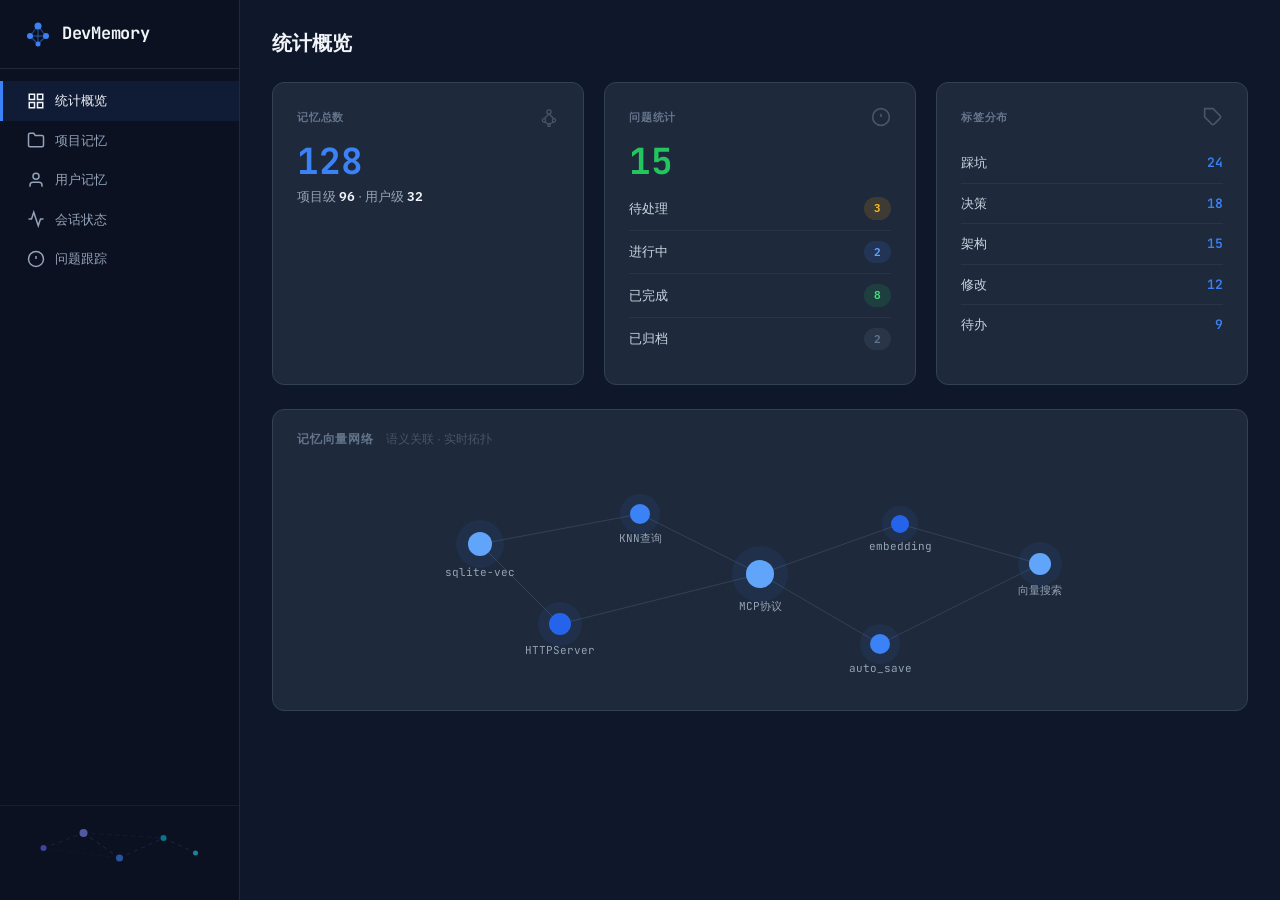
<file: tests/html-designs/devmemory-dashboard.html>
<!DOCTYPE html>
<html lang="zh-CN">
<head>
<meta charset="UTF-8">
<meta name="viewport" content="width=device-width, initial-scale=1.0">
<title>DevMemory 看板 - 设计稿</title>
<link rel="stylesheet" href="devmemory-dashboard.css">
</head>
<body>
<div id="app">
  <!-- 侧边栏 -->
  <nav class="sidebar">
    <div class="logo">
      <svg class="logo-icon" viewBox="0 0 28 28" fill="none">
        <line class="edge" x1="14" y1="6" x2="6" y2="16"/>
        <line class="edge" x1="14" y1="6" x2="22" y2="16"/>
        <line class="edge" x1="6" y1="16" x2="22" y2="16"/>
        <line class="edge" x1="14" y1="6" x2="14" y2="24"/>
        <line class="edge" x1="6" y1="16" x2="14" y2="24"/>
        <line class="edge" x1="22" y1="16" x2="14" y2="24"/>
        <circle class="node" cx="14" cy="6" r="3.5"/>
        <circle class="node" cx="6" cy="16" r="3"/>
        <circle class="node" cx="22" cy="16" r="3"/>
        <circle class="node" cx="14" cy="24" r="2.5"/>
      </svg>
      <span>DevMemory</span>
    </div>
    <ul class="nav-list">
      <li class="nav-item active" data-tab="stats">
        <svg class="nav-icon" viewBox="0 0 24 24" fill="none" stroke="currentColor" stroke-width="2"><rect x="3" y="3" width="7" height="7"/><rect x="14" y="3" width="7" height="7"/><rect x="3" y="14" width="7" height="7"/><rect x="14" y="14" width="7" height="7"/></svg>
        统计概览
      </li>
      <li class="nav-item" data-tab="project-memories">
        <svg class="nav-icon" viewBox="0 0 24 24" fill="none" stroke="currentColor" stroke-width="2"><path d="M22 19a2 2 0 0 1-2 2H4a2 2 0 0 1-2-2V5a2 2 0 0 1 2-2h5l2 3h9a2 2 0 0 1 2 2z"/></svg>
        项目记忆
      </li>
      <li class="nav-item" data-tab="user-memories">
        <svg class="nav-icon" viewBox="0 0 24 24" fill="none" stroke="currentColor" stroke-width="2"><path d="M20 21v-2a4 4 0 0 0-4-4H8a4 4 0 0 0-4 4v2"/><circle cx="12" cy="7" r="4"/></svg>
        用户记忆
      </li>
      <li class="nav-item" data-tab="status">
        <svg class="nav-icon" viewBox="0 0 24 24" fill="none" stroke="currentColor" stroke-width="2"><polyline points="22 12 18 12 15 21 9 3 6 12 2 12"/></svg>
        会话状态
      </li>
      <li class="nav-item" data-tab="issues">
        <svg class="nav-icon" viewBox="0 0 24 24" fill="none" stroke="currentColor" stroke-width="2"><circle cx="12" cy="12" r="10"/><line x1="12" y1="8" x2="12" y2="12"/><line x1="12" y1="16" x2="12.01" y2="16"/></svg>
        问题跟踪
      </li>
    </ul>
    <div class="sidebar-decor">
      <svg viewBox="0 0 192 60" fill="none">
        <line class="edge-flow" x1="20" y1="30" x2="60" y2="15" stroke="#6366F1" stroke-width="1"/>
        <line class="edge-flow" x1="60" y1="15" x2="96" y2="40" stroke="#818CF8" stroke-width="1"/>
        <line class="edge-flow" x1="96" y1="40" x2="140" y2="20" stroke="#3B82F6" stroke-width="1"/>
        <line class="edge-flow" x1="140" y1="20" x2="172" y2="35" stroke="#06B6D4" stroke-width="1"/>
        <line class="edge-flow" x1="20" y1="30" x2="96" y2="40" stroke="#4F46E5" stroke-width="0.5" opacity="0.3"/>
        <line class="edge-flow" x1="60" y1="15" x2="140" y2="20" stroke="#818CF8" stroke-width="0.5" opacity="0.3"/>
        <circle class="node-pulse" cx="20" cy="30" r="3" fill="#6366F1"/>
        <circle class="node-pulse" cx="60" cy="15" r="4" fill="#818CF8"/>
        <circle class="node-pulse" cx="96" cy="40" r="3.5" fill="#3B82F6"/>
        <circle class="node-pulse" cx="140" cy="20" r="3" fill="#06B6D4"/>
        <circle class="node-pulse" cx="172" cy="35" r="2.5" fill="#22D3EE"/>
      </svg>
    </div>
  </nav>

  <!-- 主内容区 -->
  <main class="content">
    <!-- Tab: 统计概览 -->
    <section id="tab-stats" class="tab-panel active">
      <div class="page-header">
        <h2 class="page-title">统计概览</h2>
      </div>
      <div class="stats-grid">
        <div class="stat-card stat-card--primary">
          <div class="stat-card__header">
            <span class="stat-card__label">记忆总数</span>
            <svg class="stat-card__icon" viewBox="0 0 24 24" fill="none" stroke="currentColor" stroke-width="1.5">
              <circle cx="12" cy="6" r="2.5"/><circle cx="6" cy="16" r="2"/><circle cx="18" cy="16" r="2"/><circle cx="12" cy="22" r="1.5"/>
              <line x1="12" y1="8.5" x2="6" y2="14"/><line x1="12" y1="8.5" x2="18" y2="14"/><line x1="6" y1="18" x2="12" y2="20.5"/><line x1="18" y1="18" x2="12" y2="20.5"/>
            </svg>
          </div>
          <div class="stat-card__number">128</div>
          <div class="stat-card__detail">项目级 <strong>96</strong> · 用户级 <strong>32</strong></div>
        </div>
        <div class="stat-card stat-card--success">
          <div class="stat-card__header">
            <span class="stat-card__label">问题统计</span>
            <svg class="stat-card__icon" viewBox="0 0 24 24" fill="none" stroke="currentColor" stroke-width="2"><circle cx="12" cy="12" r="10"/><line x1="12" y1="8" x2="12" y2="12"/><line x1="12" y1="16" x2="12.01" y2="16"/></svg>
          </div>
          <div class="stat-card__number">15</div>
          <ul class="stat-list">
            <li><a class="stat-link" data-action="filter-issues" data-status="pending"><span>待处理</span><span class="badge badge--warning">3</span></a></li>
            <li><a class="stat-link" data-action="filter-issues" data-status="in_progress"><span>进行中</span><span class="badge badge--info">2</span></a></li>
            <li><a class="stat-link" data-action="filter-issues" data-status="completed"><span>已完成</span><span class="badge badge--success">8</span></a></li>
            <li><a class="stat-link" data-action="filter-issues" data-status="archived"><span>已归档</span><span class="badge badge--muted">2</span></a></li>
          </ul>
        </div>
        <div class="stat-card stat-card--accent">
          <div class="stat-card__header">
            <span class="stat-card__label">标签分布</span>
            <svg class="stat-card__icon" viewBox="0 0 24 24" fill="none" stroke="currentColor" stroke-width="2"><path d="M20.59 13.41l-7.17 7.17a2 2 0 0 1-2.83 0L2 12V2h10l8.59 8.59a2 2 0 0 1 0 2.82z"/><line x1="7" y1="7" x2="7.01" y2="7"/></svg>
          </div>
          <ul class="stat-list stat-list--tags">
            <li><a class="stat-link" data-action="filter-tag" data-tag="踩坑"><span>踩坑</span><span class="tag-count">24</span></a></li>
            <li><a class="stat-link" data-action="filter-tag" data-tag="决策"><span>决策</span><span class="tag-count">18</span></a></li>
            <li><a class="stat-link" data-action="filter-tag" data-tag="架构"><span>架构</span><span class="tag-count">15</span></a></li>
            <li><a class="stat-link" data-action="filter-tag" data-tag="修改"><span>修改</span><span class="tag-count">12</span></a></li>
            <li><a class="stat-link" data-action="filter-tag" data-tag="待办"><span>待办</span><span class="tag-count">9</span></a></li>
          </ul>
        </div>
      </div>

      <!-- 向量记忆网络可视化 -->
      <div class="vector-network">
        <div class="vector-network__header">
          <span class="vector-network__label">记忆向量网络</span>
          <span class="vector-network__sub">语义关联 · 实时拓扑</span>
        </div>
        <svg class="vector-graph" viewBox="0 0 800 220">
          <!-- 连线（语义关联） -->
          <line class="vg-edge" x1="120" y1="80" x2="280" y2="50"/>
          <line class="vg-edge" x1="120" y1="80" x2="200" y2="160"/>
          <line class="vg-edge" x1="280" y1="50" x2="400" y2="110"/>
          <line class="vg-edge" x1="200" y1="160" x2="400" y2="110"/>
          <line class="vg-edge" x1="400" y1="110" x2="540" y2="60"/>
          <line class="vg-edge" x1="400" y1="110" x2="520" y2="180"/>
          <line class="vg-edge" x1="540" y1="60" x2="680" y2="100"/>
          <line class="vg-edge" x1="520" y1="180" x2="680" y2="100"/>
          <line class="vg-edge vg-edge--weak" x1="120" y1="80" x2="400" y2="110"/>
          <line class="vg-edge vg-edge--weak" x1="280" y1="50" x2="540" y2="60"/>
          <line class="vg-edge vg-edge--weak" x1="200" y1="160" x2="520" y2="180"/>
          <!-- 节点 -->
          <g class="vg-node" transform="translate(120,80)">
            <circle class="vg-node__glow" r="24"/><circle class="vg-node__core" r="12"/>
            <text class="vg-node__label" dy="32">sqlite-vec</text>
          </g>
          <g class="vg-node" transform="translate(280,50)">
            <circle class="vg-node__glow" r="20"/><circle class="vg-node__core" r="10"/>
            <text class="vg-node__label" dy="28">KNN查询</text>
          </g>
          <g class="vg-node" transform="translate(200,160)">
            <circle class="vg-node__glow" r="22"/><circle class="vg-node__core" r="11"/>
            <text class="vg-node__label" dy="30">HTTPServer</text>
          </g>
          <g class="vg-node" transform="translate(400,110)">
            <circle class="vg-node__glow" r="28"/><circle class="vg-node__core" r="14"/>
            <text class="vg-node__label" dy="36">MCP协议</text>
          </g>
          <g class="vg-node" transform="translate(540,60)">
            <circle class="vg-node__glow" r="18"/><circle class="vg-node__core" r="9"/>
            <text class="vg-node__label" dy="26">embedding</text>
          </g>
          <g class="vg-node" transform="translate(520,180)">
            <circle class="vg-node__glow" r="20"/><circle class="vg-node__core" r="10"/>
            <text class="vg-node__label" dy="28">auto_save</text>
          </g>
          <g class="vg-node" transform="translate(680,100)">
            <circle class="vg-node__glow" r="22"/><circle class="vg-node__core" r="11"/>
            <text class="vg-node__label" dy="30">向量搜索</text>
          </g>
        </svg>
      </div>
    </section>

    <!-- Tab: 项目记忆 -->
    <section id="tab-project-memories" class="tab-panel">
      <div class="page-header">
        <h2 class="page-title">项目记忆</h2>
        <span class="page-count">共 96 条</span>
      </div>
      <div class="toolbar">
        <div class="search-box">
          <svg class="search-icon" viewBox="0 0 24 24" fill="none" stroke="currentColor" stroke-width="2"><circle cx="11" cy="11" r="8"/><line x1="21" y1="21" x2="16.65" y2="16.65"/></svg>
          <input type="text" id="project-search" placeholder="搜索项目记忆..." class="search-input">
        </div>
      </div>
      <div id="project-memory-list" class="card-list">
        <!-- 示例卡片 -->
        <div class="memory-card">
          <div class="memory-card__header">
            <div class="memory-card__id">a1b2c3d4e5f6</div>
            <div class="memory-card__actions">
              <button class="btn btn--ghost btn--sm">编辑</button>
              <button class="btn btn--ghost-danger btn--sm">删除</button>
            </div>
          </div>
          <div class="memory-card__content">sqlite-vec KNN 查询必须用 `WHERE embedding MATCH ? AND k = ?`，不能用 `ORDER BY distance LIMIT ?`，否则报错。</div>
          <div class="memory-card__footer">
            <div class="memory-card__tags">
              <span class="tag">踩坑</span>
              <span class="tag">sqlite</span>
              <span class="tag">向量搜索</span>
            </div>
            <div class="memory-card__time">2026-02-13 21:30</div>
          </div>
        </div>
        <div class="memory-card">
          <div class="memory-card__header">
            <div class="memory-card__id">f6e5d4c3b2a1</div>
            <div class="memory-card__actions">
              <button class="btn btn--ghost btn--sm">编辑</button>
              <button class="btn btn--ghost-danger btn--sm">删除</button>
            </div>
          </div>
          <div class="memory-card__content">HTTPServer 构造函数内部调用 socket.getfqdn() 导致 DNS 反向查找阻塞，需要创建 NoFQDNHTTPServer 子类覆盖 server_bind()。</div>
          <div class="memory-card__footer">
            <div class="memory-card__tags">
              <span class="tag">踩坑</span>
              <span class="tag">python</span>
            </div>
            <div class="memory-card__time">2026-02-13 20:15</div>
          </div>
        </div>
      </div>
      <div id="project-pager" class="pager">
        <span class="pager__info">共 96 条，第 1/2 页</span>
        <button class="pager__btn pager__btn--active">1</button>
        <button class="pager__btn">2</button>
      </div>
    </section>

    <!-- Tab: 用户记忆（结构同项目记忆） -->
    <section id="tab-user-memories" class="tab-panel">
      <div class="page-header">
        <h2 class="page-title">用户记忆</h2>
        <span class="page-count">共 32 条</span>
      </div>
      <div class="toolbar">
        <div class="search-box">
          <svg class="search-icon" viewBox="0 0 24 24" fill="none" stroke="currentColor" stroke-width="2"><circle cx="11" cy="11" r="8"/><line x1="21" y1="21" x2="16.65" y2="16.65"/></svg>
          <input type="text" id="user-search" placeholder="搜索用户记忆..." class="search-input">
        </div>
      </div>
      <div id="user-memory-list" class="card-list">
        <div class="memory-card">
          <div class="memory-card__header">
            <div class="memory-card__id">x9y8z7w6v5u4</div>
            <div class="memory-card__actions">
              <button class="btn btn--ghost btn--sm">编辑</button>
              <button class="btn btn--ghost-danger btn--sm">删除</button>
            </div>
          </div>
          <div class="memory-card__content">Python 3.12 受 PEP 668 限制，全局 pip install 会报 externally-managed-environment 错误，必须用 venv。</div>
          <div class="memory-card__footer">
            <div class="memory-card__tags">
              <span class="tag">python</span>
              <span class="tag">环境</span>
            </div>
            <div class="memory-card__time">2026-02-12 15:20</div>
          </div>
        </div>
      </div>
      <div id="user-pager" class="pager">
        <span class="pager__info">共 32 条，第 1/1 页</span>
        <button class="pager__btn pager__btn--active">1</button>
      </div>
    </section>

    <!-- Tab: 会话状态 -->
    <section id="tab-status" class="tab-panel">
      <div class="page-header">
        <h2 class="page-title">会话状态</h2>
      </div>
      <div id="status-content" class="status-panel">
        <div class="status-grid">
          <div class="status-item status-item--alert">
            <div class="status-item__label">阻塞状态</div>
            <div class="status-item__value">
              <span class="status-dot status-dot--ok"></span>
              无
            </div>
          </div>
          <div class="status-item">
            <div class="status-item__label">当前任务</div>
            <div class="status-item__value">DevMemory MCP Server - Web 看板优化</div>
          </div>
          <div class="status-item">
            <div class="status-item__label">下一步</div>
            <div class="status-item__value">-</div>
          </div>
          <div class="status-item">
            <div class="status-item__label">更新时间</div>
            <div class="status-item__value">2026-02-14 12:05</div>
          </div>
        </div>
        <div class="status-section">
          <div class="status-section__title">进度</div>
          <div class="status-section__list">
            <div class="status-section__item">· 阶段 1-8：全部完成（34/34 子任务）</div>
            <div class="status-section__item">· 单数据库重构：完成</div>
            <div class="status-section__item">· Web 看板优化：进行中</div>
          </div>
        </div>
        <div class="status-section">
          <div class="status-section__title">最近修改</div>
          <div class="status-section__list">
            <div class="status-section__item">· api.py: get_memories() 增加 offset 参数</div>
            <div class="status-section__item">· 新增 devmemory/tools/auto_save.py</div>
            <div class="status-section__item">· 33/33 tests passed</div>
          </div>
        </div>
      </div>
    </section>

    <!-- Tab: 问题跟踪 -->
    <section id="tab-issues" class="tab-panel">
      <div class="page-header">
        <h2 class="page-title">问题跟踪</h2>
      </div>
      <div class="toolbar">
        <input type="date" id="issue-date" class="filter-input" value="2026-02-14">
        <select id="issue-status-filter" class="filter-select">
          <option value="">全部状态</option>
          <option value="pending">待处理</option>
          <option value="in_progress">进行中</option>
          <option value="completed">已完成</option>
          <option value="archived">已归档</option>
        </select>
      </div>
      <div id="issue-list" class="card-list">
        <div class="issue-card">
          <div class="issue-card__header">
            <div class="issue-card__title">
              <span class="issue-card__number">#1</span>
              Web 看板优化（记忆分类、分页、统计概览位置、样式）
            </div>
            <span class="badge badge--info">进行中</span>
          </div>
          <div class="issue-card__content">记忆管理未区分项目记忆和用户记忆，缺少分页，统计概览位置不对</div>
          <div class="issue-card__meta">2026-02-14 · 来源：从 2026-02-13 问题 3 迁移</div>
        </div>
        <div class="issue-card">
          <div class="issue-card__header">
            <div class="issue-card__title">
              <span class="issue-card__number">#2</span>
              实现 auto_save 自动记忆工具
            </div>
            <span class="badge badge--info">进行中</span>
          </div>
          <div class="issue-card__content">需要跨 IDE 通用的自动记忆功能，不依赖特定 IDE 的 Hook 机制</div>
          <div class="issue-card__meta">2026-02-14 · 33/33 tests passed</div>
        </div>
      </div>
    </section>
  </main>
</div>

<!-- Modal -->
<div id="modal" class="modal hidden">
  <div class="modal-overlay"></div>
  <div class="modal-body">
    <div class="modal-header">
      <h3 id="modal-title">编辑记忆</h3>
      <button class="modal-close">&times;</button>
    </div>
    <div id="modal-content">
      <div class="form-field">
        <label class="form-label">内容</label>
        <textarea class="form-textarea" placeholder="记忆内容...">sqlite-vec KNN 查询必须用 WHERE embedding MATCH ? AND k = ?</textarea>
      </div>
      <div class="form-field">
        <label class="form-label">标签（逗号分隔）</label>
        <input class="form-input" value="踩坑, sqlite, 向量搜索">
      </div>
    </div>
    <div class="modal-footer">
      <button class="btn btn--secondary modal-close">取消</button>
      <button id="modal-save" class="btn btn--primary">保存</button>
    </div>
  </div>
</div>
<script>
document.querySelectorAll('.nav-item').forEach(item => {
  item.addEventListener('click', () => {
    document.querySelectorAll('.nav-item').forEach(n => n.classList.remove('active'));
    document.querySelectorAll('.tab-panel').forEach(p => p.classList.remove('active'));
    item.classList.add('active');
    document.getElementById('tab-' + item.dataset.tab)?.classList.add('active');
  });
});
document.querySelectorAll('.modal-close, .modal-overlay').forEach(el => {
  el.addEventListener('click', () => document.getElementById('modal').classList.add('hidden'));
});
</script>
</body>
</html>
</file>
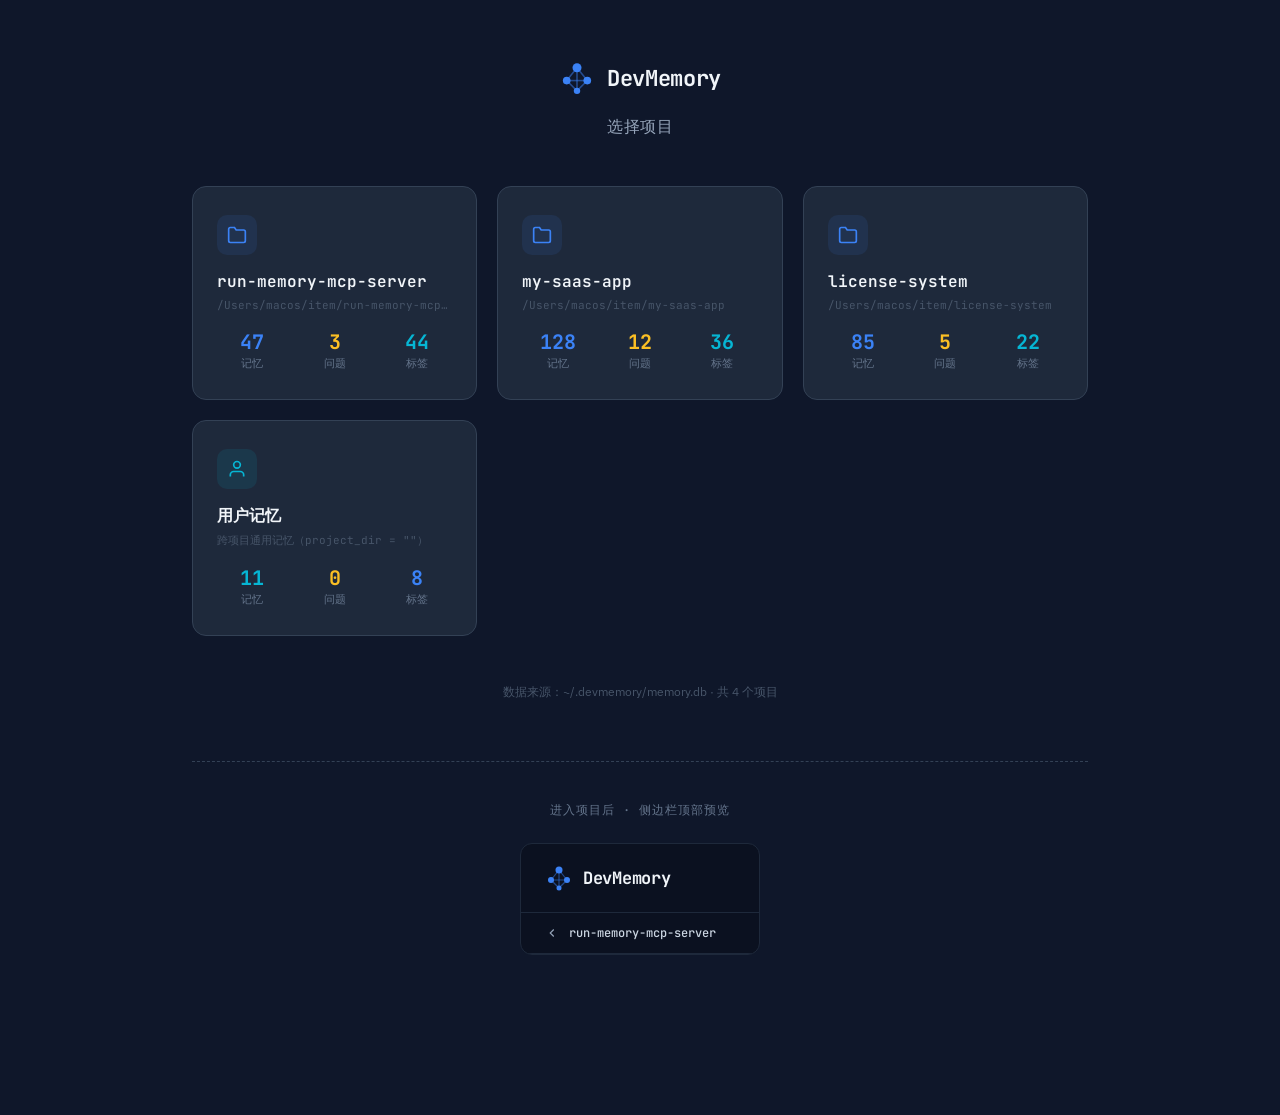
<file: tests/html-designs/devmemory-projects.html>
<!DOCTYPE html>
<html lang="zh-CN">
<head>
<meta charset="UTF-8">
<meta name="viewport" content="width=device-width, initial-scale=1.0">
<title>DevMemory - 项目选择页设计稿</title>
<style>
@import url('https://fonts.googleapis.com/css2?family=IBM+Plex+Sans:wght@300;400;500;600;700&family=JetBrains+Mono:wght@400;500;600;700&display=swap');

* { margin: 0; padding: 0; box-sizing: border-box; }
body {
  font-family: 'IBM Plex Sans', -apple-system, BlinkMacSystemFont, sans-serif;
  background: #0F172A;
  color: #F1F5F9;
  min-height: 100vh;
  display: flex;
  align-items: center;
  justify-content: center;
}

/* === 项目选择页（全屏，无侧边栏） === */
.project-select {
  width: 100%;
  max-width: 960px;
  padding: 60px 32px;
}

.project-select__header {
  text-align: center;
  margin-bottom: 48px;
}

.project-select__logo {
  display: inline-flex;
  align-items: center;
  gap: 12px;
  margin-bottom: 20px;
}

.project-select__logo svg { width: 36px; height: 36px; }
.project-select__logo .node { fill: #3B82F6; }
.project-select__logo .edge { stroke: #3B82F6; stroke-width: 1.2; opacity: 0.5; }

.project-select__logo span {
  font-family: 'JetBrains Mono', monospace;
  font-size: 22px;
  font-weight: 700;
  letter-spacing: -0.3px;
}

.project-select__title {
  font-family: 'JetBrains Mono', monospace;
  font-size: 16px;
  font-weight: 500;
  color: #94A3B8;
  letter-spacing: 0.5px;
}

/* === 项目卡片网格 === */
.project-grid {
  display: grid;
  grid-template-columns: repeat(auto-fill, minmax(280px, 1fr));
  gap: 20px;
}

.project-card {
  background: #1E293B;
  border-radius: 14px;
  padding: 28px 24px;
  border: 1px solid #334155;
  cursor: pointer;
  transition: all 0.2s ease;
  position: relative;
  overflow: hidden;
}

.project-card::before {
  content: '';
  position: absolute;
  top: 0;
  left: 0;
  right: 0;
  height: 3px;
  background: linear-gradient(90deg, #3B82F6, #8B5CF6);
  opacity: 0;
  transition: opacity 0.2s ease;
}

.project-card:hover {
  border-color: #3B82F6;
  transform: translateY(-2px);
  box-shadow: 0 8px 32px rgba(59, 130, 246, 0.15);
}

.project-card:hover::before { opacity: 1; }

.project-card__icon {
  width: 40px;
  height: 40px;
  border-radius: 10px;
  background: rgba(59, 130, 246, 0.1);
  display: flex;
  align-items: center;
  justify-content: center;
  margin-bottom: 16px;
}

.project-card__icon svg {
  width: 20px;
  height: 20px;
  color: #3B82F6;
}

.project-card__name {
  font-family: 'JetBrains Mono', monospace;
  font-size: 16px;
  font-weight: 600;
  color: #F1F5F9;
  margin-bottom: 6px;
}

.project-card__path {
  font-family: 'JetBrains Mono', monospace;
  font-size: 11px;
  color: #475569;
  margin-bottom: 20px;
  overflow: hidden;
  text-overflow: ellipsis;
  white-space: nowrap;
}

.project-card__stats {
  display: grid;
  grid-template-columns: repeat(3, 1fr);
  gap: 12px;
}

.project-card__stat {
  text-align: center;
}

.project-card__stat-num {
  font-family: 'JetBrains Mono', monospace;
  font-size: 20px;
  font-weight: 700;
  line-height: 1;
  margin-bottom: 4px;
}

.project-card__stat-num--blue { color: #3B82F6; }
.project-card__stat-num--cyan { color: #06B6D4; }
.project-card__stat-num--amber { color: #FBBF24; }

.project-card__stat-label {
  font-size: 11px;
  color: #64748B;
}

/* === 用户记忆卡片（特殊样式） === */
.project-card--user .project-card__icon {
  background: rgba(6, 182, 212, 0.1);
}

.project-card--user .project-card__icon svg { color: #06B6D4; }

.project-card--user:hover {
  border-color: #06B6D4;
  box-shadow: 0 8px 32px rgba(6, 182, 212, 0.15);
}

.project-card--user::before {
  background: linear-gradient(90deg, #06B6D4, #3B82F6);
}

/* === 进入后侧边栏的返回按钮区域（预览） === */
.sidebar-project-info {
  padding: 12px 24px;
  border-bottom: 1px solid #1E293B;
  display: flex;
  align-items: center;
  gap: 10px;
  cursor: pointer;
  transition: background 0.15s ease;
  font-size: 12px;
  color: #94A3B8;
}

.sidebar-project-info:hover {
  background: rgba(59, 130, 246, 0.06);
  color: #CBD5E1;
}

.sidebar-project-info svg {
  width: 14px;
  height: 14px;
  flex-shrink: 0;
}

.sidebar-project-info__name {
  font-family: 'JetBrains Mono', monospace;
  font-weight: 500;
  color: #CBD5E1;
  overflow: hidden;
  text-overflow: ellipsis;
  white-space: nowrap;
}

/* === 底部说明 === */
.project-select__footer {
  text-align: center;
  margin-top: 48px;
  font-size: 12px;
  color: #475569;
}

/* === 空状态 === */
.empty-state {
  text-align: center;
  padding: 60px;
  color: #64748B;
  font-size: 14px;
}

/* === 分隔线预览区 === */
.preview-divider {
  margin: 60px 0;
  padding: 40px 0;
  border-top: 1px dashed #334155;
  text-align: center;
}

.preview-divider__label {
  font-family: 'JetBrains Mono', monospace;
  font-size: 12px;
  color: #64748B;
  text-transform: uppercase;
  letter-spacing: 1px;
  margin-bottom: 24px;
}

/* === 侧边栏预览 === */
.sidebar-preview {
  width: 240px;
  background: #0B1120;
  border-radius: 12px;
  border: 1px solid #1E293B;
  margin: 0 auto;
  overflow: hidden;
}

.sidebar-preview .logo {
  padding: 20px 24px;
  display: flex;
  align-items: center;
  gap: 10px;
  font-family: 'JetBrains Mono', monospace;
  font-size: 17px;
  font-weight: 700;
  letter-spacing: -0.3px;
  color: #F1F5F9;
  border-bottom: 1px solid #1E293B;
}

.sidebar-preview .logo svg { width: 28px; height: 28px; }
.sidebar-preview .logo .node { fill: #3B82F6; }
.sidebar-preview .logo .edge { stroke: #3B82F6; stroke-width: 1.2; opacity: 0.5; }
</style>
</head>
<body>

<!-- ========== 项目选择页（全屏） ========== -->
<div class="project-select">
  <div class="project-select__header">
    <div class="project-select__logo">
      <svg viewBox="0 0 28 28" fill="none">
        <line class="edge" x1="14" y1="6" x2="6" y2="16"/>
        <line class="edge" x1="14" y1="6" x2="22" y2="16"/>
        <line class="edge" x1="6" y1="16" x2="22" y2="16"/>
        <line class="edge" x1="14" y1="6" x2="14" y2="24"/>
        <line class="edge" x1="6" y1="16" x2="14" y2="24"/>
        <line class="edge" x1="22" y1="16" x2="14" y2="24"/>
        <circle class="node" cx="14" cy="6" r="3.5"/>
        <circle class="node" cx="6" cy="16" r="3"/>
        <circle class="node" cx="22" cy="16" r="3"/>
        <circle class="node" cx="14" cy="24" r="2.5"/>
      </svg>
      <span>DevMemory</span>
    </div>
    <div class="project-select__title">选择项目</div>
  </div>

  <div class="project-grid">
    <!-- 项目卡片 1 -->
    <div class="project-card">
      <div class="project-card__icon">
        <svg viewBox="0 0 24 24" fill="none" stroke="currentColor" stroke-width="2">
          <path d="M22 19a2 2 0 0 1-2 2H4a2 2 0 0 1-2-2V5a2 2 0 0 1 2-2h5l2 3h9a2 2 0 0 1 2 2z"/>
        </svg>
      </div>
      <div class="project-card__name">run-memory-mcp-server</div>
      <div class="project-card__path">/Users/macos/item/run-memory-mcp-server</div>
      <div class="project-card__stats">
        <div class="project-card__stat">
          <div class="project-card__stat-num project-card__stat-num--blue">47</div>
          <div class="project-card__stat-label">记忆</div>
        </div>
        <div class="project-card__stat">
          <div class="project-card__stat-num project-card__stat-num--amber">3</div>
          <div class="project-card__stat-label">问题</div>
        </div>
        <div class="project-card__stat">
          <div class="project-card__stat-num project-card__stat-num--cyan">44</div>
          <div class="project-card__stat-label">标签</div>
        </div>
      </div>
    </div>

    <!-- 项目卡片 2 -->
    <div class="project-card">
      <div class="project-card__icon">
        <svg viewBox="0 0 24 24" fill="none" stroke="currentColor" stroke-width="2">
          <path d="M22 19a2 2 0 0 1-2 2H4a2 2 0 0 1-2-2V5a2 2 0 0 1 2-2h5l2 3h9a2 2 0 0 1 2 2z"/>
        </svg>
      </div>
      <div class="project-card__name">my-saas-app</div>
      <div class="project-card__path">/Users/macos/item/my-saas-app</div>
      <div class="project-card__stats">
        <div class="project-card__stat">
          <div class="project-card__stat-num project-card__stat-num--blue">128</div>
          <div class="project-card__stat-label">记忆</div>
        </div>
        <div class="project-card__stat">
          <div class="project-card__stat-num project-card__stat-num--amber">12</div>
          <div class="project-card__stat-label">问题</div>
        </div>
        <div class="project-card__stat">
          <div class="project-card__stat-num project-card__stat-num--cyan">36</div>
          <div class="project-card__stat-label">标签</div>
        </div>
      </div>
    </div>

    <!-- 项目卡片 3 -->
    <div class="project-card">
      <div class="project-card__icon">
        <svg viewBox="0 0 24 24" fill="none" stroke="currentColor" stroke-width="2">
          <path d="M22 19a2 2 0 0 1-2 2H4a2 2 0 0 1-2-2V5a2 2 0 0 1 2-2h5l2 3h9a2 2 0 0 1 2 2z"/>
        </svg>
      </div>
      <div class="project-card__name">license-system</div>
      <div class="project-card__path">/Users/macos/item/license-system</div>
      <div class="project-card__stats">
        <div class="project-card__stat">
          <div class="project-card__stat-num project-card__stat-num--blue">85</div>
          <div class="project-card__stat-label">记忆</div>
        </div>
        <div class="project-card__stat">
          <div class="project-card__stat-num project-card__stat-num--amber">5</div>
          <div class="project-card__stat-label">问题</div>
        </div>
        <div class="project-card__stat">
          <div class="project-card__stat-num project-card__stat-num--cyan">22</div>
          <div class="project-card__stat-label">标签</div>
        </div>
      </div>
    </div>

    <!-- 用户记忆卡片（特殊） -->
    <div class="project-card project-card--user">
      <div class="project-card__icon">
        <svg viewBox="0 0 24 24" fill="none" stroke="currentColor" stroke-width="2">
          <path d="M20 21v-2a4 4 0 0 0-4-4H8a4 4 0 0 0-4 4v2"/>
          <circle cx="12" cy="7" r="4"/>
        </svg>
      </div>
      <div class="project-card__name">用户记忆</div>
      <div class="project-card__path">跨项目通用记忆（project_dir = ""）</div>
      <div class="project-card__stats">
        <div class="project-card__stat">
          <div class="project-card__stat-num project-card__stat-num--cyan">11</div>
          <div class="project-card__stat-label">记忆</div>
        </div>
        <div class="project-card__stat">
          <div class="project-card__stat-num project-card__stat-num--amber">0</div>
          <div class="project-card__stat-label">问题</div>
        </div>
        <div class="project-card__stat">
          <div class="project-card__stat-num project-card__stat-num--blue">8</div>
          <div class="project-card__stat-label">标签</div>
        </div>
      </div>
    </div>
  </div>

  <div class="project-select__footer">
    数据来源：~/.devmemory/memory.db · 共 4 个项目
  </div>

  <!-- ========== 分隔线：侧边栏返回按钮预览 ========== -->
  <div class="preview-divider">
    <div class="preview-divider__label">进入项目后 · 侧边栏顶部预览</div>
    <div class="sidebar-preview">
      <div class="logo">
        <svg viewBox="0 0 28 28" fill="none">
          <line class="edge" x1="14" y1="6" x2="6" y2="16"/>
          <line class="edge" x1="14" y1="6" x2="22" y2="16"/>
          <line class="edge" x1="6" y1="16" x2="22" y2="16"/>
          <line class="edge" x1="14" y1="6" x2="14" y2="24"/>
          <line class="edge" x1="6" y1="16" x2="14" y2="24"/>
          <line class="edge" x1="22" y1="16" x2="14" y2="24"/>
          <circle class="node" cx="14" cy="6" r="3.5"/>
          <circle class="node" cx="6" cy="16" r="3"/>
          <circle class="node" cx="22" cy="16" r="3"/>
          <circle class="node" cx="14" cy="24" r="2.5"/>
        </svg>
        <span>DevMemory</span>
      </div>
      <div class="sidebar-project-info">
        <svg viewBox="0 0 24 24" fill="none" stroke="currentColor" stroke-width="2">
          <polyline points="15 18 9 12 15 6"/>
        </svg>
        <span class="sidebar-project-info__name">run-memory-mcp-server</span>
      </div>
    </div>
  </div>
</div>

</body>
</html>
</file>
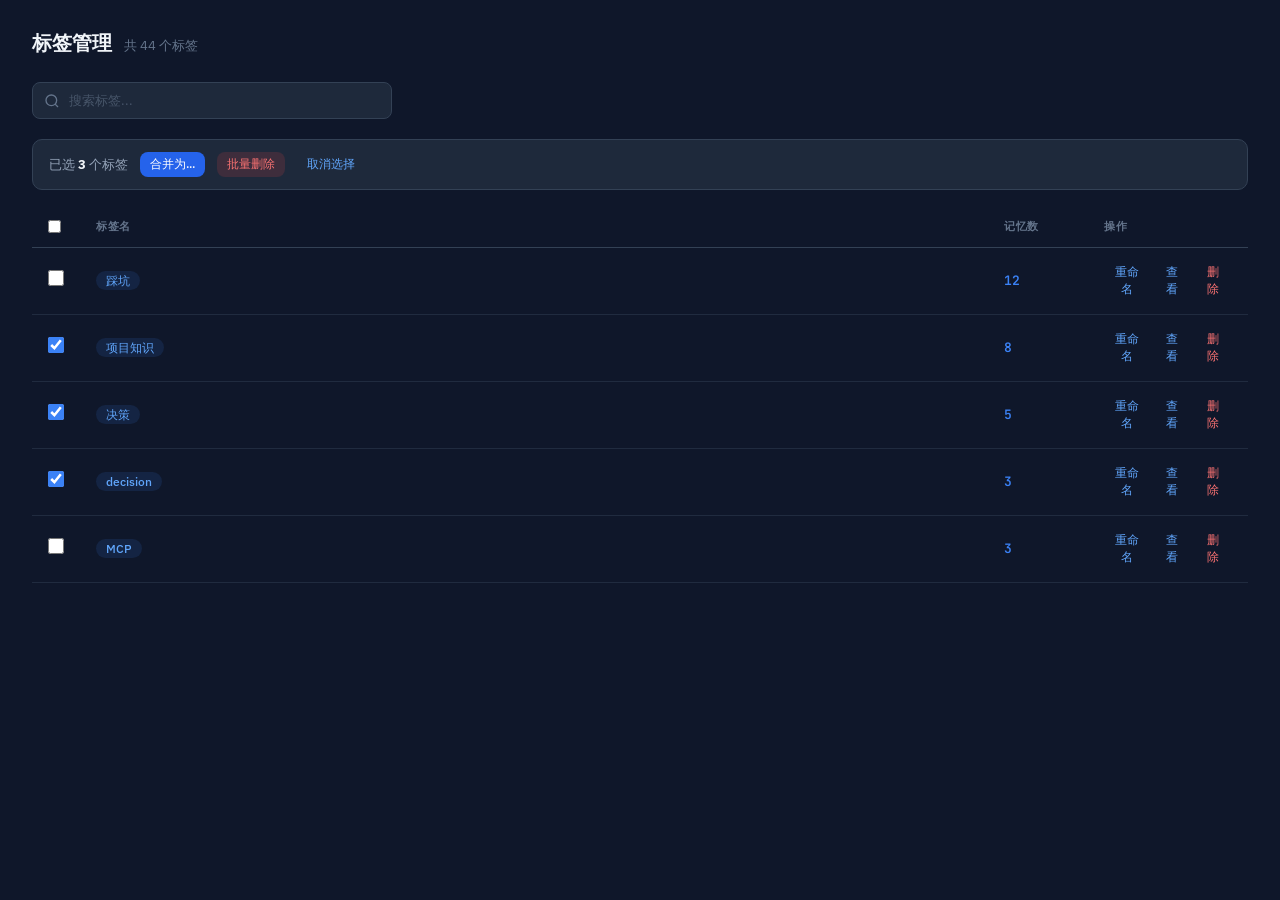
<file: tests/html-designs/devmemory-tags.html>
<!DOCTYPE html>
<html lang="zh-CN">
<head>
<meta charset="UTF-8">
<meta name="viewport" content="width=device-width, initial-scale=1.0">
<title>标签管理 - 设计稿</title>
<style>
@import url('https://fonts.googleapis.com/css2?family=IBM+Plex+Sans:wght@300;400;500;600;700&family=JetBrains+Mono:wght@400;500;600;700&display=swap');
* { margin: 0; padding: 0; box-sizing: border-box; }
body { font-family: 'IBM Plex Sans', sans-serif; background: #0F172A; color: #F1F5F9; font-size: 14px; line-height: 1.5; padding: 28px 32px; }

/* Page Header */
.page-header { display: flex; align-items: baseline; gap: 12px; margin-bottom: 24px; }
.page-title { font-family: 'JetBrains Mono', monospace; font-size: 20px; font-weight: 700; }
.page-count { font-size: 13px; color: #64748B; }

/* Toolbar */
.toolbar { display: flex; gap: 12px; margin-bottom: 20px; align-items: center; }
.search-box { position: relative; flex: 1; max-width: 360px; }
.search-input { width: 100%; padding: 9px 32px 9px 36px; border: 1px solid #334155; border-radius: 8px; font-size: 13px; color: #F1F5F9; background: #1E293B; font-family: inherit; }
.search-input:focus { outline: none; border-color: #3B82F6; box-shadow: 0 0 0 3px rgba(59,130,246,0.15); }
.search-input::placeholder { color: #475569; }
.search-icon { position: absolute; left: 12px; top: 50%; transform: translateY(-50%); width: 16px; height: 16px; color: #64748B; }

/* Action Buttons */
.btn { padding: 8px 16px; border: none; border-radius: 8px; cursor: pointer; font-size: 13px; font-weight: 500; font-family: inherit; transition: all 0.15s ease; display: inline-flex; align-items: center; gap: 6px; }
.btn--primary { background: #2563EB; color: #fff; }
.btn--primary:hover { background: #3B82F6; }
.btn--secondary { background: #334155; color: #CBD5E1; }
.btn--secondary:hover { background: #475569; }
.btn--danger { background: rgba(239,68,68,0.15); color: #F87171; }
.btn--danger:hover { background: rgba(239,68,68,0.25); }
.btn--ghost { background: transparent; color: #60A5FA; padding: 4px 10px; }
.btn--ghost:hover { background: rgba(59,130,246,0.1); }
.btn--sm { padding: 4px 10px; font-size: 12px; }
.btn:disabled { opacity: 0.4; cursor: not-allowed; }

/* Tag Table */
.tag-table { width: 100%; border-collapse: collapse; }
.tag-table th { font-family: 'JetBrains Mono', monospace; font-size: 11px; font-weight: 600; text-transform: uppercase; letter-spacing: 0.5px; color: #64748B; text-align: left; padding: 12px 16px; border-bottom: 1px solid #334155; }
.tag-table td { padding: 12px 16px; border-bottom: 1px solid rgba(51,65,85,0.5); font-size: 13px; color: #CBD5E1; }
.tag-table tr:hover td { background: rgba(59,130,246,0.04); }

/* Tag cell */
.tag-cell { display: flex; align-items: center; gap: 8px; }
.tag-cell__check { width: 16px; height: 16px; accent-color: #3B82F6; cursor: pointer; }
.tag-cell__name { background: rgba(59,130,246,0.12); color: #60A5FA; padding: 2px 10px; border-radius: 20px; font-size: 12px; font-weight: 500; }

/* Count cell */
.tag-count { font-family: 'JetBrains Mono', monospace; font-weight: 600; color: #3B82F6; }

/* Actions cell */
.tag-actions { display: flex; gap: 4px; }

/* Batch bar */
.batch-bar { display: flex; align-items: center; gap: 12px; padding: 12px 16px; background: #1E293B; border-radius: 10px; border: 1px solid #334155; margin-bottom: 16px; }
.batch-bar__info { font-size: 13px; color: #94A3B8; }
.batch-bar__info strong { color: #F1F5F9; }

/* Select all */
.select-all { display: flex; align-items: center; gap: 8px; font-size: 12px; color: #94A3B8; cursor: pointer; }
.select-all input { accent-color: #3B82F6; }

/* Empty */
.empty-state { text-align: center; padding: 40px; color: #64748B; font-size: 13px; }
</style>
</head>
<body>

<!-- 页面标题 -->
<div class="page-header">
  <h2 class="page-title">标签管理</h2>
  <span class="page-count">共 44 个标签</span>
</div>

<!-- 工具栏：搜索 + 批量操作 -->
<div class="toolbar">
  <div class="search-box">
    <svg class="search-icon" viewBox="0 0 24 24" fill="none" stroke="currentColor" stroke-width="2"><circle cx="11" cy="11" r="8"/><line x1="21" y1="21" x2="16.65" y2="16.65"/></svg>
    <input type="text" placeholder="搜索标签..." class="search-input">
  </div>
</div>

<!-- 批量操作栏（选中标签时显示） -->
<div class="batch-bar">
  <span class="batch-bar__info">已选 <strong>3</strong> 个标签</span>
  <button class="btn btn--primary btn--sm">合并为...</button>
  <button class="btn btn--danger btn--sm">批量删除</button>
  <button class="btn btn--ghost btn--sm">取消选择</button>
</div>

<!-- 标签表格 -->
<table class="tag-table">
  <thead>
    <tr>
      <th style="width:40px"><label class="select-all"><input type="checkbox"></label></th>
      <th>标签名</th>
      <th style="width:100px">记忆数</th>
      <th style="width:160px">操作</th>
    </tr>
  </thead>
  <tbody>
    <tr>
      <td><input type="checkbox" class="tag-cell__check"></td>
      <td><span class="tag-cell__name">踩坑</span></td>
      <td><span class="tag-count">12</span></td>
      <td class="tag-actions">
        <button class="btn btn--ghost btn--sm">重命名</button>
        <button class="btn btn--ghost btn--sm" style="color:#60A5FA">查看</button>
        <button class="btn btn--ghost btn--sm" style="color:#F87171">删除</button>
      </td>
    </tr>
    <tr>
      <td><input type="checkbox" class="tag-cell__check" checked></td>
      <td><span class="tag-cell__name">项目知识</span></td>
      <td><span class="tag-count">8</span></td>
      <td class="tag-actions">
        <button class="btn btn--ghost btn--sm">重命名</button>
        <button class="btn btn--ghost btn--sm" style="color:#60A5FA">查看</button>
        <button class="btn btn--ghost btn--sm" style="color:#F87171">删除</button>
      </td>
    </tr>
    <tr>
      <td><input type="checkbox" class="tag-cell__check" checked></td>
      <td><span class="tag-cell__name">决策</span></td>
      <td><span class="tag-count">5</span></td>
      <td class="tag-actions">
        <button class="btn btn--ghost btn--sm">重命名</button>
        <button class="btn btn--ghost btn--sm" style="color:#60A5FA">查看</button>
        <button class="btn btn--ghost btn--sm" style="color:#F87171">删除</button>
      </td>
    </tr>
    <tr>
      <td><input type="checkbox" class="tag-cell__check" checked></td>
      <td><span class="tag-cell__name">decision</span></td>
      <td><span class="tag-count">3</span></td>
      <td class="tag-actions">
        <button class="btn btn--ghost btn--sm">重命名</button>
        <button class="btn btn--ghost btn--sm" style="color:#60A5FA">查看</button>
        <button class="btn btn--ghost btn--sm" style="color:#F87171">删除</button>
      </td>
    </tr>
    <tr>
      <td><input type="checkbox" class="tag-cell__check"></td>
      <td><span class="tag-cell__name">MCP</span></td>
      <td><span class="tag-count">3</span></td>
      <td class="tag-actions">
        <button class="btn btn--ghost btn--sm">重命名</button>
        <button class="btn btn--ghost btn--sm" style="color:#60A5FA">查看</button>
        <button class="btn btn--ghost btn--sm" style="color:#F87171">删除</button>
      </td>
    </tr>
  </tbody>
</table>

</body>
</html>
</file>
<file: tests/html-designs/devmemory-dashboard.css>
/* ============================================
   DevMemory Dashboard - UI/UX Pro Max Design System
   
   Product: Developer Tool / IDE
   Style: Dark Mode (OLED) + Minimalism + Bento Box Grid
   
   Color Palette:
   - Primary: #3B82F6
   - Secondary: #1E293B
   - CTA: #2563EB
   - Background: #0F172A
   - Surface: #1E293B
   - Text: #F1F5F9
   - Muted: #94A3B8
   - Border: #334155
   
   Typography: Developer Mono
   - Heading/Code: JetBrains Mono
   - Body: IBM Plex Sans
   ============================================ */

@import url('https://fonts.googleapis.com/css2?family=IBM+Plex+Sans:wght@300;400;500;600;700&family=JetBrains+Mono:wght@400;500;600;700&display=swap');

/* === Reset & Base === */
* { margin: 0; padding: 0; box-sizing: border-box; }
body {
  font-family: 'IBM Plex Sans', -apple-system, BlinkMacSystemFont, sans-serif;
  background: #0F172A;
  color: #F1F5F9;
  display: flex;
  min-height: 100vh;
  font-size: 14px;
  line-height: 1.5;
}
#app { display: flex; width: 100%; }

/* === Sidebar === */
.sidebar {
  width: 240px;
  background: #0B1120;
  flex-shrink: 0;
  display: flex;
  flex-direction: column;
  border-right: 1px solid #1E293B;
}
.logo {
  padding: 20px 24px;
  display: flex;
  align-items: center;
  gap: 10px;
  font-family: 'JetBrains Mono', monospace;
  font-size: 17px;
  font-weight: 700;
  letter-spacing: -0.3px;
  color: #F1F5F9;
  border-bottom: 1px solid #1E293B;
}
.logo-icon { width: 28px; height: 28px; }
.logo-icon .node { fill: #3B82F6; }
.logo-icon .edge { stroke: #3B82F6; stroke-width: 1.2; opacity: 0.5; }
.nav-list { list-style: none; padding: 12px 0; flex: 1; }
.nav-item {
  padding: 10px 24px;
  cursor: pointer;
  transition: all 0.15s ease;
  font-size: 13px;
  color: #94A3B8;
  display: flex;
  align-items: center;
  gap: 10px;
  border-left: 3px solid transparent;
}
.nav-icon { width: 18px; height: 18px; flex-shrink: 0; }
.nav-item:hover { background: rgba(59,130,246,0.06); color: #CBD5E1; }
.nav-item.active {
  background: rgba(59,130,246,0.1);
  color: #F1F5F9;
  border-left-color: #3B82F6;
  font-weight: 500;
}

/* === Sidebar Decor (Vector Network Animation) === */
.sidebar-decor {
  padding: 12px 20px 16px;
  border-top: 1px solid #1E293B;
  opacity: 0.6;
}
.sidebar-decor svg { width: 100%; height: 60px; }
.node-pulse { animation: nodePulse 3s ease-in-out infinite; }
.node-pulse:nth-child(2) { animation-delay: 0.6s; }
.node-pulse:nth-child(3) { animation-delay: 1.2s; }
.node-pulse:nth-child(4) { animation-delay: 1.8s; }
.node-pulse:nth-child(5) { animation-delay: 2.4s; }
@keyframes nodePulse {
  0%, 100% { opacity: 0.4; r: 3; }
  50% { opacity: 1; r: 4; }
}
.edge-flow { opacity: 0.3; stroke-dasharray: 4 4; animation: edgeFlow 4s linear infinite; }
@keyframes edgeFlow { to { stroke-dashoffset: -40; } }

/* === Content === */
.content { flex: 1; padding: 28px 32px; overflow-y: auto; background: #0F172A; }
.tab-panel { display: none; }
.tab-panel.active { display: block; }

/* === Page Header === */
.page-header {
  display: flex;
  align-items: baseline;
  gap: 12px;
  margin-bottom: 24px;
}
.page-title {
  font-family: 'JetBrains Mono', monospace;
  font-size: 20px;
  font-weight: 700;
  color: #F1F5F9;
}
.page-count { font-size: 13px; color: #64748B; }

/* === Stats Grid (Bento Box) === */
.stats-grid {
  display: grid;
  grid-template-columns: repeat(3, 1fr);
  gap: 20px;
}
.stat-card {
  background: #1E293B;
  border-radius: 12px;
  padding: 24px;
  border: 1px solid #334155;
  transition: all 0.2s ease;
}
.stat-card:hover { border-color: #475569; box-shadow: 0 4px 24px rgba(0,0,0,0.3); }
.stat-card__header {
  display: flex;
  justify-content: space-between;
  align-items: center;
  margin-bottom: 16px;
}
.stat-card__label {
  font-family: 'JetBrains Mono', monospace;
  font-size: 11px;
  font-weight: 600;
  text-transform: uppercase;
  letter-spacing: 0.8px;
  color: #64748B;
}
.stat-card__icon { width: 20px; height: 20px; color: #475569; }
.stat-card__number {
  font-family: 'JetBrains Mono', monospace;
  font-size: 36px;
  font-weight: 700;
  line-height: 1;
  margin-bottom: 8px;
}
.stat-card--primary .stat-card__number { color: #3B82F6; }
.stat-card--success .stat-card__number { color: #22C55E; }
.stat-card--accent .stat-card__number { color: #F97316; }
.stat-card__detail { font-size: 13px; color: #94A3B8; }
.stat-card__detail strong { color: #F1F5F9; font-weight: 600; }

/* === Stat Link === */
.stat-link {
  display: flex;
  justify-content: space-between;
  align-items: center;
  width: 100%;
  color: inherit;
  text-decoration: none;
  cursor: pointer;
  padding: 2px 0;
  border-radius: 4px;
  transition: color 0.15s ease;
}
.stat-link:hover { color: #3B82F6; }
.stat-link:hover .badge,
.stat-link:hover .tag-count { opacity: 0.8; }

/* === Stat List === */
.stat-list { list-style: none; }
.stat-list li {
  display: flex;
  justify-content: space-between;
  align-items: center;
  padding: 8px 0;
  font-size: 13px;
  color: #CBD5E1;
  border-bottom: 1px solid rgba(51,65,85,0.5);
}
.stat-list li:last-child { border-bottom: none; }
.stat-list--tags .tag-count {
  font-family: 'JetBrains Mono', monospace;
  font-weight: 600;
  color: #3B82F6;
  font-size: 13px;
}

/* === Badges === */
.badge {
  display: inline-flex;
  align-items: center;
  padding: 3px 10px;
  border-radius: 20px;
  font-size: 11px;
  font-weight: 600;
  letter-spacing: 0.2px;
}
.badge--warning { background: rgba(245,158,11,0.15); color: #FBBF24; }
.badge--info { background: rgba(59,130,246,0.15); color: #60A5FA; }
.badge--success { background: rgba(34,197,94,0.15); color: #4ADE80; }
.badge--muted { background: rgba(148,163,184,0.1); color: #64748B; }

/* === Vector Network Visualization === */
.vector-network {
  margin-top: 24px;
  background: #1E293B;
  border-radius: 12px;
  border: 1px solid #334155;
  padding: 20px 24px;
}
.vector-network__header {
  display: flex;
  align-items: baseline;
  gap: 12px;
  margin-bottom: 16px;
}
.vector-network__label {
  font-family: 'JetBrains Mono', monospace;
  font-size: 12px;
  font-weight: 600;
  text-transform: uppercase;
  letter-spacing: 0.8px;
  color: #64748B;
}
.vector-network__sub { font-size: 12px; color: #475569; }
.vector-graph { width: 100%; height: 220px; }
.vg-edge { stroke: #334155; stroke-width: 1; }
.vg-edge--weak { stroke: #1E293B; stroke-width: 0.5; stroke-dasharray: 3 3; }
.vg-node__glow { fill: rgba(59,130,246,0.08); }
.vg-node__core { fill: #3B82F6; }
.vg-node:nth-child(even) .vg-node__core { fill: #2563EB; }
.vg-node:nth-child(3n) .vg-node__core { fill: #60A5FA; }
.vg-node__label {
  font-family: 'JetBrains Mono', monospace;
  font-size: 11px;
  fill: #94A3B8;
  text-anchor: middle;
}
.vg-node:hover .vg-node__glow { fill: rgba(59,130,246,0.2); }
.vg-node:hover .vg-node__label { fill: #F1F5F9; }

/* === Toolbar === */
.toolbar {
  display: flex;
  gap: 12px;
  margin-bottom: 20px;
  align-items: center;
}
.search-box {
  position: relative;
  flex: 1;
  max-width: 360px;
}
.search-icon {
  position: absolute;
  left: 12px;
  top: 50%;
  transform: translateY(-50%);
  width: 16px;
  height: 16px;
  color: #64748B;
}
.search-input {
  width: 100%;
  padding: 9px 12px 9px 36px;
  border: 1px solid #334155;
  border-radius: 8px;
  font-size: 13px;
  color: #F1F5F9;
  background: #1E293B;
  transition: all 0.15s ease;
  font-family: inherit;
}
.search-input:focus {
  outline: none;
  border-color: #3B82F6;
  box-shadow: 0 0 0 3px rgba(59,130,246,0.15);
}
.search-input::placeholder { color: #475569; }
.filter-input, .filter-select {
  padding: 9px 12px;
  border: 1px solid #334155;
  border-radius: 8px;
  font-size: 13px;
  color: #F1F5F9;
  background: #1E293B;
  font-family: inherit;
}
.filter-input:focus, .filter-select:focus {
  outline: none;
  border-color: #3B82F6;
  box-shadow: 0 0 0 3px rgba(59,130,246,0.15);
}
.filter-select option { background: #1E293B; color: #F1F5F9; }

/* === Memory Card === */
.card-list { display: flex; flex-direction: column; gap: 12px; }
.memory-card {
  background: #1E293B;
  border-radius: 10px;
  padding: 18px 20px;
  border: 1px solid #334155;
  transition: all 0.15s ease;
}
.memory-card:hover {
  border-color: #475569;
  box-shadow: 0 2px 12px rgba(0,0,0,0.2);
}
.memory-card__header {
  display: flex;
  justify-content: space-between;
  align-items: center;
  margin-bottom: 10px;
}
.memory-card__id {
  font-family: 'JetBrains Mono', monospace;
  font-size: 12px;
  color: #64748B;
  background: rgba(51,65,85,0.5);
  padding: 2px 8px;
  border-radius: 4px;
}
.memory-card__actions { display: flex; gap: 4px; }
.memory-card__content {
  font-size: 13px;
  line-height: 1.7;
  color: #CBD5E1;
  white-space: pre-wrap;
  word-break: break-all;
}
.memory-card__footer {
  display: flex;
  justify-content: space-between;
  align-items: center;
  margin-top: 12px;
}
.memory-card__tags { display: flex; gap: 6px; flex-wrap: wrap; }
.tag {
  background: rgba(59,130,246,0.12);
  color: #60A5FA;
  padding: 2px 10px;
  border-radius: 20px;
  font-size: 11px;
  font-weight: 500;
}
.memory-card__time {
  font-family: 'JetBrains Mono', monospace;
  font-size: 12px;
  color: #475569;
}

/* === Buttons === */
.btn {
  padding: 8px 16px;
  border: none;
  border-radius: 8px;
  cursor: pointer;
  font-size: 13px;
  font-weight: 500;
  font-family: inherit;
  transition: all 0.15s ease;
  display: inline-flex;
  align-items: center;
  gap: 6px;
}
.btn--primary { background: #2563EB; color: #fff; }
.btn--primary:hover { background: #3B82F6; }
.btn--secondary { background: #334155; color: #CBD5E1; }
.btn--secondary:hover { background: #475569; }
.btn--ghost { background: transparent; color: #60A5FA; padding: 4px 10px; }
.btn--ghost:hover { background: rgba(59,130,246,0.1); }
.btn--ghost-danger { background: transparent; color: #F87171; padding: 4px 10px; }
.btn--ghost-danger:hover { background: rgba(239,68,68,0.1); }
.btn--sm { padding: 4px 10px; font-size: 12px; }

/* === Pager === */
.pager {
  display: flex;
  align-items: center;
  gap: 6px;
  margin-top: 20px;
  padding-top: 16px;
  border-top: 1px solid #1E293B;
}
.pager__info {
  font-family: 'JetBrains Mono', monospace;
  font-size: 12px;
  color: #64748B;
  margin-right: 8px;
}
.pager__btn {
  padding: 6px 12px;
  border: 1px solid #334155;
  border-radius: 6px;
  background: #1E293B;
  cursor: pointer;
  font-size: 13px;
  color: #94A3B8;
  font-family: inherit;
  transition: all 0.15s ease;
}
.pager__btn:hover { border-color: #3B82F6; color: #60A5FA; }
.pager__btn--active {
  background: #2563EB;
  color: #fff;
  border-color: #2563EB;
}

/* === Issue Card === */
.issue-card {
  background: #1E293B;
  border-radius: 10px;
  padding: 18px 20px;
  border: 1px solid #334155;
  transition: all 0.15s ease;
}
.issue-card:hover {
  border-color: #475569;
  box-shadow: 0 2px 12px rgba(0,0,0,0.2);
}
.issue-card__header {
  display: flex;
  justify-content: space-between;
  align-items: flex-start;
  margin-bottom: 10px;
}
.issue-card__title {
  font-size: 14px;
  font-weight: 600;
  color: #F1F5F9;
  display: flex;
  align-items: center;
  gap: 8px;
}
.issue-card__number {
  font-family: 'JetBrains Mono', monospace;
  color: #64748B;
  font-weight: 500;
  font-size: 13px;
}
.issue-card__content {
  font-size: 13px;
  line-height: 1.6;
  color: #94A3B8;
}
.issue-card__meta {
  font-family: 'JetBrains Mono', monospace;
  font-size: 12px;
  color: #475569;
  margin-top: 10px;
}

/* === Status Panel === */
.status-panel {
  background: #1E293B;
  border-radius: 12px;
  padding: 24px;
  border: 1px solid #334155;
}
.status-grid {
  display: grid;
  grid-template-columns: repeat(2, 1fr);
  gap: 20px;
  margin-bottom: 24px;
  padding-bottom: 20px;
  border-bottom: 1px solid #334155;
}
.status-item__label {
  font-family: 'JetBrains Mono', monospace;
  font-size: 11px;
  font-weight: 600;
  text-transform: uppercase;
  letter-spacing: 0.5px;
  color: #64748B;
  margin-bottom: 6px;
}
.status-item__value {
  font-size: 14px;
  color: #F1F5F9;
  display: flex;
  align-items: center;
  gap: 8px;
}
.status-dot {
  width: 8px;
  height: 8px;
  border-radius: 50%;
  flex-shrink: 0;
}
.status-dot--ok { background: #22C55E; }
.status-dot--blocked { background: #EF4444; animation: pulse 2s infinite; }
@keyframes pulse {
  0%, 100% { opacity: 1; }
  50% { opacity: 0.5; }
}
.status-section { margin-bottom: 20px; }
.status-section:last-child { margin-bottom: 0; }
.status-section__title {
  font-family: 'JetBrains Mono', monospace;
  font-size: 12px;
  font-weight: 600;
  text-transform: uppercase;
  letter-spacing: 0.5px;
  color: #64748B;
  margin-bottom: 10px;
}
.status-section__list { display: flex; flex-direction: column; gap: 6px; }
.status-section__item { font-size: 13px; color: #CBD5E1; line-height: 1.5; }

/* === Modal === */
.modal {
  position: fixed;
  top: 0; left: 0;
  width: 100%; height: 100%;
  z-index: 100;
  display: flex;
  align-items: center;
  justify-content: center;
}
.modal.hidden { display: none; }
.modal-overlay {
  position: absolute;
  top: 0; left: 0;
  width: 100%; height: 100%;
  background: rgba(0,0,0,0.6);
  backdrop-filter: blur(4px);
}
.modal-body {
  position: relative;
  background: #1E293B;
  border-radius: 14px;
  padding: 28px;
  width: 90%;
  max-width: 560px;
  max-height: 80vh;
  overflow-y: auto;
  border: 1px solid #334155;
  box-shadow: 0 20px 60px rgba(0,0,0,0.4);
}
.modal-header {
  display: flex;
  justify-content: space-between;
  align-items: center;
  margin-bottom: 20px;
}
.modal-header h3 {
  font-family: 'JetBrains Mono', monospace;
  font-size: 16px;
  font-weight: 600;
  color: #F1F5F9;
}
.modal-close {
  background: none;
  border: none;
  font-size: 22px;
  cursor: pointer;
  color: #64748B;
  width: 32px;
  height: 32px;
  display: flex;
  align-items: center;
  justify-content: center;
  border-radius: 8px;
  transition: all 0.15s ease;
}
.modal-close:hover { background: #334155; color: #F1F5F9; }
.modal-footer {
  display: flex;
  justify-content: flex-end;
  gap: 8px;
  margin-top: 24px;
  padding-top: 16px;
  border-top: 1px solid #334155;
}

/* === Form === */
.form-field { margin-bottom: 16px; }
.form-label {
  display: block;
  font-family: 'JetBrains Mono', monospace;
  font-size: 12px;
  font-weight: 600;
  color: #94A3B8;
  margin-bottom: 6px;
}
.form-input, .form-textarea {
  width: 100%;
  padding: 10px 14px;
  border: 1px solid #334155;
  border-radius: 8px;
  font-size: 13px;
  color: #F1F5F9;
  background: #0F172A;
  font-family: inherit;
  transition: all 0.15s ease;
}
.form-textarea { min-height: 120px; resize: vertical; }
.form-input:focus, .form-textarea:focus {
  outline: none;
  border-color: #3B82F6;
  box-shadow: 0 0 0 3px rgba(59,130,246,0.15);
}
</file>
